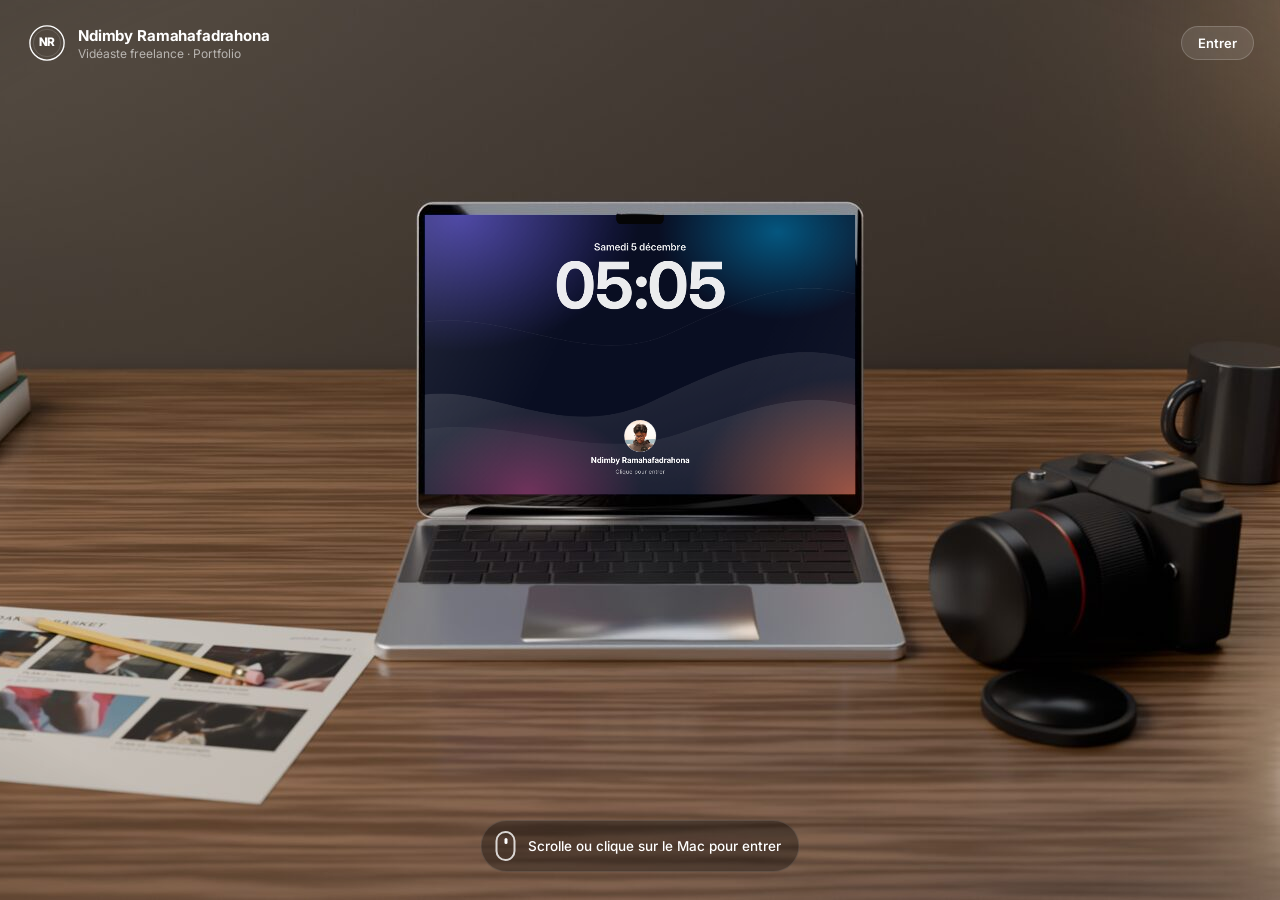
<file: portfolio/index.html>
<!DOCTYPE html>
<html lang="fr" data-theme="dark">
<head>
  <meta charset="UTF-8">
  <meta name="viewport" content="width=device-width, initial-scale=1, viewport-fit=cover">
  <title>Portfolio — Vidéaste freelance</title>
  <meta name="description" content="Portfolio vidéo et photo : clips, événementiel, sport, contenus pour les réseaux sociaux, storyboards et photographie.">
  <meta name="theme-color" content="#0b1026">
  <link rel="preconnect" href="https://fonts.googleapis.com">
  <link rel="preconnect" href="https://fonts.gstatic.com" crossorigin>
  <link href="https://fonts.googleapis.com/css2?family=Inter:wght@400;500;600;700;800&display=swap" rel="stylesheet">
  <link rel="stylesheet" href="style.css">
  <link rel="stylesheet" href="apps.css">
</head>
<body>

  <!-- ============ ARRIVÉE : le MacBook posé sur la table ============ -->
  <div id="landing" class="landing">
    <div class="ld-scene" id="ldScene">
      <img class="ld-photo" id="ldPhoto" alt="Un MacBook ouvert sur un bureau en bois, à côté d'un appareil photo, d'un storyboard et d'une tasse" decoding="async">
      <button class="ld-hit" id="ldMac" type="button" tabindex="-1" aria-hidden="true"></button>
      <div class="ld-screen" id="ldScreen" role="button" tabindex="0" aria-label="Allumer le MacBook et entrer dans le portfolio"></div>
    </div>
    <div class="ld-ui">
      <div class="ld-brand" id="ldBrand"></div>
      <button class="ld-skip" id="ldSkip" type="button">Entrer</button>
      <div class="ld-hint" id="ldHint"><span class="ld-mouse"><i></i></span><span>Scrolle ou clique sur le Mac pour entrer</span></div>
    </div>
  </div>

  <!-- ============ DÉMARRAGE ============ -->
  <div id="boot" class="boot" aria-hidden="true">
    <div class="boot-logo" id="bootLogo"></div>
    <div class="boot-bar"><span id="bootFill"></span></div>
    <div class="boot-skip">Cliquer pour passer</div>
  </div>

  <!-- ============ ÉCRAN VERROUILLÉ ============ -->
  <div id="lock" class="lock">
    <div class="lock-top">
      <div class="lock-date" id="lockDate"></div>
      <div class="lock-time" id="lockTime"></div>
    </div>
    <div class="lock-user">
      <div class="avatar" id="lockAvatar"></div>
      <div class="lock-name" id="lockName"></div>
      <button class="lock-input" id="lockBtn" aria-label="Ouvrir la session">
        <span class="lock-dots"><i></i><i></i><i></i><i></i><i></i><i></i><i></i><i></i></span>
        <span class="lock-go"></span>
      </button>
      <p class="lock-hint">Cliquez ou appuyez sur Entrée pour ouvrir la session</p>
    </div>
  </div>

  <!-- ============ BUREAU ============ -->
  <main id="desktop" class="desktop" aria-label="Bureau du portfolio">
    <div class="wallpaper" id="wallpaper">
      <svg class="waves" viewBox="0 0 1440 900" preserveAspectRatio="xMidYMid slice" aria-hidden="true">
        <defs>
          <linearGradient id="wvA" x1="0" y1="0" x2="1" y2="1"><stop offset="0" stop-color="#fff" stop-opacity=".2"/><stop offset="1" stop-color="#fff" stop-opacity="0"/></linearGradient>
          <linearGradient id="wvB" x1="1" y1="0" x2="0" y2="1"><stop offset="0" stop-color="#fff" stop-opacity=".14"/><stop offset="1" stop-color="#fff" stop-opacity="0"/></linearGradient>
        </defs>
        <path d="M-100 620C180 470 420 760 760 600S1260 380 1560 520V1000H-100Z" fill="url(#wvA)"/>
        <path d="M-100 720C260 600 520 820 860 700S1300 560 1560 660V1000H-100Z" fill="url(#wvB)"/>
        <path d="M-100 380C220 240 520 520 820 380S1240 180 1560 300" fill="none" stroke="#fff" stroke-opacity=".1" stroke-width="1.5"/>
      </svg>
    </div>

    <header class="menubar" id="menubar"></header>

    <section class="widgets" id="widgets" aria-label="Widgets"></section>
    <section class="desk-icons" id="deskIcons" aria-label="Fichiers du bureau"></section>
    <div class="select-rect" id="selectRect"></div>

    <div class="windows" id="windows"></div>
    <div class="notif-stack" id="notifs" aria-live="polite"></div>

    <nav class="dock-wrap" aria-label="Dock">
      <div class="dock glass" id="dock"></div>
    </nav>

    <div class="spotlight" id="spotlight" role="dialog" aria-label="Recherche">
      <div class="sp-box glass">
        <label class="sp-input"><span class="sp-ico"></span><input id="spInput" type="text" placeholder="Rechercher un projet, une app…" autocomplete="off" spellcheck="false"></label>
        <div class="sp-results" id="spResults"></div>
      </div>
    </div>
  </main>

  <div class="dim" id="dim"></div>

  <noscript>
    <div class="noscript">Ce portfolio a besoin de JavaScript pour s'afficher.</div>
  </noscript>

  <!-- Si le site ne démarre pas (fichier manquant, erreur), on l'affiche au lieu d'un écran vide -->
  <script>
    window.__pfErrors = [];
    window.addEventListener('error', function (e) { window.__pfErrors.push((e.message || 'Erreur') + (e.filename ? ' (' + e.filename.split('/').pop() + ', ligne ' + e.lineno + ')' : '')); });
    window.addEventListener('load', function () {
      setTimeout(function () {
        if (window.__pfReady) return;
        var files = [['config.js', typeof CONFIG !== 'undefined'], ['logos.js', typeof toolLogo === 'function'], ['core.js', typeof buildLanding === 'function'], ['apps.js', typeof openLR === 'function']];
        var miss = files.filter(function (f) { return !f[1]; }).map(function (f) { return f[0]; });
        var box = document.createElement('div');
        box.className = 'pf-fail';
        box.innerHTML = '<b>Le portfolio n\'a pas pu démarrer.</b>' +
          (miss.length ? '<p>Fichiers introuvables : <code>' + miss.join('</code>, <code>') + '</code>. Ils doivent être dans le même dossier que index.html (avec style.css, apps.css et le dossier assets).</p>' : '') +
          (window.__pfErrors.length ? '<p>Erreur : ' + window.__pfErrors.slice(0, 3).join('<br>') + '</p>' : '');
        document.body.appendChild(box);
      }, 1200);
    });
  </script>
  <script defer src="config.js"></script>
  <script defer src="logos.js"></script>
  <script defer src="core.js"></script>
  <script defer src="apps.js"></script>
</body>
</html>
</file>
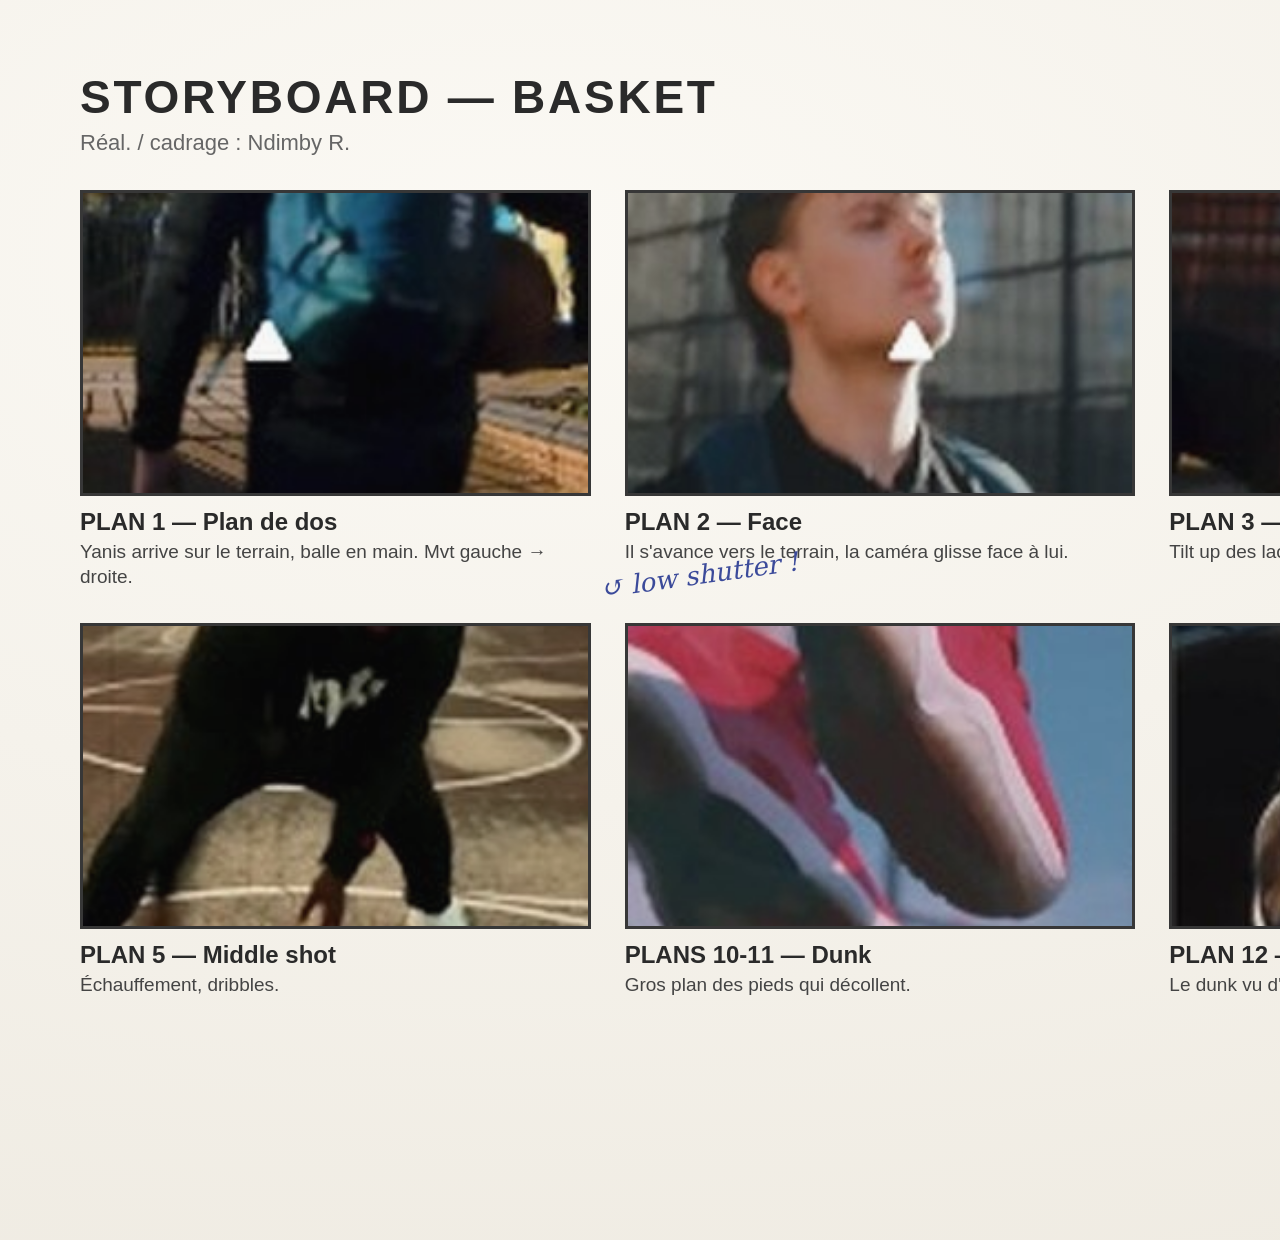
<file: portfolio/outils/arrivee-3d/feuille.html>
<!doctype html><meta charset="utf-8"><style>
html,body{margin:0;background:#f4f1ea}
.p{width:1754px;height:1240px;box-sizing:border-box;padding:70px 80px;font-family:"Liberation Sans",sans-serif;color:#2a2a2a;position:relative;
background:radial-gradient(120% 90% at 30% 20%,#fbf9f4,#efebe2)}
h1{font-size:46px;margin:0 0 6px;letter-spacing:.06em}
.sub{font-size:22px;color:#666;margin-bottom:34px;display:flex;justify-content:space-between}
.g{display:grid;grid-template-columns:repeat(3,1fr);gap:34px 40px}
.c img{width:100%;height:300px;object-fit:cover;display:block;filter:grayscale(.15) contrast(.95);border:3px solid #333}
.c b{display:block;font-size:24px;margin:12px 0 4px}
.c p{margin:0;font-size:19px;line-height:1.3;color:#444}
.hand{position:absolute;font-family:"DejaVu Serif",serif;font-style:italic;color:#3b4a9a;font-size:30px}
</style><div class="p"><h1>STORYBOARD — BASKET</h1><div class="sub"><span>Réal. / cadrage : Ndimby R.</span><span>Planche 1 / 3</span></div>
<div class="g">
<div class="c"><img src="../../assets/storyboards/basket-01.jpg"><b>PLAN 1 — Plan de dos</b><p>Yanis arrive sur le terrain, balle en main. Mvt gauche → droite.</p></div>
<div class="c"><img src="../../assets/storyboards/basket-02.jpg"><b>PLAN 2 — Face</b><p>Il s'avance vers le terrain, la caméra glisse face à lui.</p></div>
<div class="c"><img src="../../assets/storyboards/basket-03.jpg"><b>PLAN 3 — Insert lacets</b><p>Tilt up des lacets jusqu'au visage.</p></div>
<div class="c"><img src="../../assets/storyboards/basket-05.jpg"><b>PLAN 5 — Middle shot</b><p>Échauffement, dribbles.</p></div>
<div class="c"><img src="../../assets/storyboards/basket-10.jpg"><b>PLANS 10-11 — Dunk</b><p>Gros plan des pieds qui décollent.</p></div>
<div class="c"><img src="../../assets/storyboards/basket-12.jpg"><b>PLAN 12 — Contre-plongée</b><p>Le dunk vu d'en bas, couleur puis N&amp;B.</p></div>
</div>
<div class="hand" style="right:120px;top:60px;transform:rotate(-4deg)">golden hour ☀</div>
<div class="hand" style="left:600px;top:560px;transform:rotate(-8deg);font-size:26px">↺ low shutter !</div>
</div>
</file>
<file: portfolio/style.css>
/* ==================================================================
   PORTFOLIO macOS — style.css (système : bureau, fenêtres, menus, Dock)
   Optimisé : fond d'écran statique, aucun flou derrière les fenêtres,
   animations limitées à transform / opacity.
   ================================================================== */

/* ---------- Variables ---------- */
:root {
  --font: -apple-system, BlinkMacSystemFont, "SF Pro Text", "Inter", system-ui, "Segoe UI", sans-serif;
  --mono: "SF Mono", ui-monospace, Menlo, Consolas, monospace;
  --mb: 28px;
  --rw: 12px;
  --accent: #0a84ff;
  --spring: cubic-bezier(.2, .9, .3, 1.15);
  --out: cubic-bezier(.16, 1, .3, 1);
  --red: #ff453a; --orange: #ff9f0a; --green: #30d158; --violet: #9b7bff;
}
html[data-theme="dark"] {
  --text: #f5f5f7; --text-2: rgba(245,245,247,.66); --text-3: rgba(245,245,247,.42);
  --win-bg: #1e1e20; --win-border: rgba(255,255,255,.13); --side-bg: #2a2a2d; --bar-bg: #262628;
  --panel: rgba(255,255,255,.055); --panel-2: rgba(255,255,255,.1); --line: rgba(255,255,255,.09);
  --glass-bg: rgba(38,38,46,.62); --glass-border: rgba(255,255,255,.18); --hover: rgba(255,255,255,.08);
  --glass-shadow: inset 0 1px 0 rgba(255,255,255,.18), 0 12px 36px rgba(0,0,0,.35);
  --field: rgba(255,255,255,.07); --sel: #0a5fd1;
}
html[data-theme="light"] {
  --text: #1d1d1f; --text-2: rgba(29,29,31,.62); --text-3: rgba(29,29,31,.42);
  --win-bg: #ffffff; --win-border: rgba(0,0,0,.14); --side-bg: #ebebed; --bar-bg: #f6f6f6;
  --panel: rgba(0,0,0,.035); --panel-2: rgba(0,0,0,.07); --line: rgba(0,0,0,.09);
  --glass-bg: rgba(246,246,250,.72); --glass-border: rgba(255,255,255,.7); --hover: rgba(0,0,0,.05);
  --glass-shadow: inset 0 1px 0 rgba(255,255,255,.85), 0 12px 36px rgba(0,0,0,.18);
  --field: rgba(0,0,0,.05); --sel: #0a6cff;
}

/* ---------- Base ---------- */
*, *::before, *::after { box-sizing: border-box; margin: 0; padding: 0; }
html, body { height: 100%; overflow: hidden; background: #000; }
body { font-family: var(--font); color: var(--text); font-size: 13px; -webkit-font-smoothing: antialiased; user-select: none; -webkit-user-select: none; -webkit-tap-highlight-color: transparent; }
button { font: inherit; color: inherit; background: none; border: 0; cursor: default; }
input, textarea, select { font: inherit; color: inherit; user-select: text; -webkit-user-select: text; }
a { color: inherit; text-decoration: none; }
svg { display: block; }
img, video { display: block; }
.mono { font-family: var(--mono); font-variant-numeric: tabular-nums; }
.hidden { display: none !important; }
:focus-visible { outline: 2px solid var(--accent); outline-offset: 2px; }
.noscript { position: fixed; inset: 0; display: grid; place-items: center; background: #000; color: #fff; font-family: var(--font); }

/* ---------- Verre (petits éléments seulement) ---------- */
.glass {
  background: var(--glass-bg);
  -webkit-backdrop-filter: blur(20px) saturate(170%);
  backdrop-filter: blur(20px) saturate(170%);
  border: 1px solid var(--glass-border);
  box-shadow: var(--glass-shadow);
}

/* ---------- Boutons génériques ---------- */
.btn { display: inline-flex; align-items: center; justify-content: center; gap: 7px; height: 30px; padding: 0 14px; border-radius: 8px; font-size: 13px; font-weight: 600; background: var(--panel-2); color: var(--text); border: 1px solid var(--line); transition: transform .15s var(--spring), background .15s, filter .15s; cursor: pointer; white-space: nowrap; }
.btn svg { width: 15px; height: 15px; flex: none; }
.btn:hover { filter: brightness(1.12); }
.btn:active { transform: scale(.97); }
.btn:disabled { opacity: .45; pointer-events: none; }
.btn.primary { background: linear-gradient(180deg, #3d9bff, #0a6cff); color: #fff; border-color: rgba(255,255,255,.2); box-shadow: 0 2px 8px rgba(10,108,255,.3); }
.btn.sm { height: 26px; padding: 0 10px; font-size: 12px; border-radius: 7px; }

/* ==================================================================
   ARRIVÉE — le MacBook posé sur la table
   ================================================================== */
.landing { position: fixed; inset: 0; z-index: 9900; overflow: hidden; background: #0e0f13; color: #fff; touch-action: none; }
.landing.out { opacity: 0; transition: opacity .5s ease; pointer-events: none; }
.ld-scene { position: absolute; inset: 0; transform-origin: 0 0; }
.landing.zooming .ld-scene { will-change: transform; }
.ld-photo { position: absolute; left: 0; top: 0; max-width: none; transform-origin: 0 0; opacity: 0; transition: opacity .7s ease; user-select: none; -webkit-user-drag: none; pointer-events: none; }
.landing.ready .ld-photo { opacity: 1; }
/* léger vignettage, comme sur une vraie photo */
.ld-scene::after { content: ""; position: absolute; inset: -2px; pointer-events: none; background: radial-gradient(120% 95% at 50% 45%, transparent 55%, rgba(0,0,0,.45)); }
.landing.zooming .ld-scene::after { opacity: 0; }
.ld-hit { position: absolute; border: 0; padding: 0; border-radius: 12px; cursor: pointer; background: none; }
/* l'écran « vivant » est posé pile sur l'écran du rendu (transformation matrix3d) */
.ld-screen { position: absolute; left: 0; top: 0; width: 1000px; height: 649px; transform-origin: 0 0; overflow: hidden; container-type: inline-size; background: #0b1028; cursor: pointer; outline: none; opacity: 0; transition: opacity .5s ease .2s, filter .25s ease; backface-visibility: hidden; }
.landing.ready .ld-screen { opacity: 1; }
.ld-screen::before { content: ""; position: absolute; z-index: 3; left: 50%; top: 0; width: 11%; height: 3.2%; margin-left: -5.5%; border-radius: 0 0 11px 11px; background: #050506; }
.ld-screen:hover, .ld-screen:focus-visible, .ld-hit:hover ~ .ld-screen { filter: brightness(1.12); }
/* écran : réplique de l'écran verrouillé */
.lds-wp { position: absolute; inset: 0; background-size: cover; background-position: center; }
.lds-wp svg { position: absolute; inset: 0; width: 100%; height: 100%; }
.lds-lock { position: absolute; inset: 0; display: flex; flex-direction: column; align-items: center; padding-top: 60px; background: rgba(6,8,20,.28); text-align: center; }
.lds-date { font-size: 23px; font-weight: 600; opacity: .92; }
.lds-time { font-size: 150px; font-weight: 700; letter-spacing: -.04em; line-height: 1; color: rgba(255,255,255,.92); font-variant-numeric: tabular-nums; }
.lds-user { margin-top: auto; margin-bottom: 45px; display: flex; flex-direction: column; align-items: center; gap: 8px; }
.lds-av { width: 75px; height: 75px; border-radius: 50%; overflow: hidden; display: grid; place-items: center; font-size: 26px; font-weight: 800; background: linear-gradient(135deg, rgba(255,255,255,.42), rgba(255,255,255,.12)); border: 1px solid rgba(255,255,255,.4); }
.lds-av img { width: 100%; height: 100%; object-fit: cover; }
.lds-user b { font-size: 18px; } .lds-user small { font-size: 13px; opacity: .7; }
.lds-glare { position: absolute; inset: 0; background: linear-gradient(115deg, rgba(255,255,255,.1), transparent 35%, transparent 70%, rgba(255,255,255,.04)); pointer-events: none; }
/* interface */
.ld-ui { position: absolute; inset: 0; pointer-events: none; }
.ld-brand { position: absolute; left: 28px; top: 24px; display: flex; align-items: center; gap: 12px; }
.ld-mono { width: 38px; height: 38px; } .ld-mono svg { width: 100%; height: 100%; }
.ld-brand b { display: block; font-size: 15px; letter-spacing: -.01em; } .ld-brand small { font-size: 12px; opacity: .6; }
.ld-skip { position: absolute; right: 26px; top: 26px; height: 34px; padding: 0 16px; border-radius: 17px; background: rgba(255,255,255,.1); border: 1px solid rgba(255,255,255,.18); color: #fff; font-size: 13px; font-weight: 600; cursor: pointer; pointer-events: auto; }
.ld-skip:hover { background: rgba(255,255,255,.18); }
.ld-hint { position: absolute; left: 50%; bottom: 28px; transform: translateX(-50%); display: flex; align-items: center; gap: 12px; padding: 10px 18px 10px 14px; border-radius: 26px; background: rgba(0,0,0,.35); border: 1px solid rgba(255,255,255,.12); font-size: 13.5px; font-weight: 500; white-space: nowrap; animation: fadeIn 1s .8s both; }
.ld-mouse { position: relative; width: 20px; height: 30px; border-radius: 10px; border: 2px solid rgba(255,255,255,.8); }
.ld-mouse i { position: absolute; left: 50%; top: 5px; width: 3px; height: 6px; margin-left: -1.5px; border-radius: 2px; background: #fff; animation: wheelDot 1.6s ease-in-out infinite; }
@keyframes wheelDot { 0% { transform: translateY(0); opacity: 1; } 70% { transform: translateY(9px); opacity: 0; } 100% { transform: translateY(0); opacity: 0; } }
@media (max-width: 760px) { .ld-hint { font-size: 12.5px; bottom: 22px; } .ld-brand { left: 16px; top: 16px; } .ld-skip { right: 14px; top: 18px; } }

.pf-fail { position: fixed; left: 50%; top: 50%; z-index: 99999; transform: translate(-50%, -50%); width: min(520px, calc(100% - 32px)); padding: 20px 22px; border-radius: 14px; background: #1c1d22; border: 1px solid rgba(255,255,255,.14); color: #fff; font: 14px/1.5 -apple-system, system-ui, sans-serif; box-shadow: 0 20px 60px rgba(0,0,0,.5); }
.pf-fail b { font-size: 16px; } .pf-fail p { margin: 8px 0 0; color: rgba(255,255,255,.75); } .pf-fail code { color: #ffd257; }

/* ---------- Démarrage ---------- */
.boot { position: fixed; inset: 0; z-index: 9000; background: #000; color: #fff; display: flex; flex-direction: column; align-items: center; justify-content: center; gap: 56px; transition: opacity .7s ease, visibility .7s; cursor: pointer; }
.boot.done { opacity: 0; visibility: hidden; pointer-events: none; }
.boot-logo { width: 92px; height: 92px; animation: bootIn 1s var(--out) both; }
.boot-bar { width: 190px; height: 5px; border-radius: 5px; background: rgba(255,255,255,.18); overflow: hidden; animation: fadeIn .5s .3s both; }
.boot-bar span { display: block; height: 100%; width: 100%; background: #fff; border-radius: inherit; transform: scaleX(0); transform-origin: left; transition: transform .2s ease; }
.boot-skip { position: absolute; bottom: 36px; font-size: 12px; color: rgba(255,255,255,.3); animation: fadeIn 1s 1s both; }
@keyframes bootIn { from { opacity: 0; transform: scale(.88); } }
@keyframes fadeIn { from { opacity: 0; } }

/* ---------- Écran verrouillé (sans flou d'arrière-plan) ---------- */
.lock { position: fixed; inset: 0; z-index: 8000; display: flex; flex-direction: column; align-items: center; justify-content: space-between; padding: 8vh 20px 9vh; color: #fff; background: radial-gradient(120% 90% at 50% 0%, rgba(255,255,255,.08), transparent 60%), rgba(6,8,20,.32); transition: opacity .6s var(--out), transform .6s var(--out), visibility .6s; cursor: pointer; }
.lock.unlocked { opacity: 0; visibility: hidden; transform: scale(1.04); pointer-events: none; }
.lock-top { text-align: center; text-shadow: 0 2px 20px rgba(0,0,0,.2); }
.lock-date { font-size: 21px; font-weight: 600; opacity: .92; }
.lock-time { font-size: clamp(86px, 15vw, 156px); font-weight: 700; letter-spacing: -.04em; line-height: 1; margin-top: 4px; color: rgba(255,255,255,.92); font-variant-numeric: tabular-nums; }
.lock-user { display: flex; flex-direction: column; align-items: center; gap: 12px; }
.avatar { width: 76px; height: 76px; border-radius: 50%; overflow: hidden; display: grid; place-items: center; background: linear-gradient(135deg, rgba(255,255,255,.42), rgba(255,255,255,.12)); border: 1px solid rgba(255,255,255,.4); box-shadow: 0 10px 30px rgba(0,0,0,.25); font-size: 26px; font-weight: 800; letter-spacing: -.02em; }
.avatar img, .wp-av img, .ct-av img, .m-av img, .n-av img, .ks-av img { width: 100%; height: 100%; object-fit: cover; }
.lock-name { font-size: 17px; font-weight: 600; }
.lock-input { display: flex; align-items: center; justify-content: space-between; width: 210px; height: 34px; padding: 0 5px 0 14px; border-radius: 999px; background: rgba(255,255,255,.2); border: 1px solid rgba(255,255,255,.3); cursor: pointer; transition: background .2s, transform .3s var(--spring); }
.lock-input:hover { background: rgba(255,255,255,.28); transform: scale(1.03); }
.lock-dots { display: flex; gap: 5px; }
.lock-dots i { width: 6px; height: 6px; border-radius: 50%; background: #fff; opacity: .85; }
.lock.logging .lock-dots i { animation: dotIn .5s calc(var(--k, 0) * 55ms) both; }
.lock-dots i:nth-child(2) { --k: 1; } .lock-dots i:nth-child(3) { --k: 2; } .lock-dots i:nth-child(4) { --k: 3; } .lock-dots i:nth-child(5) { --k: 4; } .lock-dots i:nth-child(6) { --k: 5; } .lock-dots i:nth-child(7) { --k: 6; } .lock-dots i:nth-child(8) { --k: 7; }
@keyframes dotIn { from { opacity: 0; transform: scale(.3); } }
.lock-go { width: 24px; height: 24px; border-radius: 50%; display: grid; place-items: center; background: rgba(255,255,255,.3); }
.lock-go svg { width: 14px; height: 14px; }
.lock-hint { font-size: 12.5px; opacity: .65; }

/* ---------- Bureau & fond d'écran statique ---------- */
.desktop { position: fixed; inset: 0; overflow: hidden; }
.wallpaper { position: absolute; inset: 0; overflow: hidden; background-color: var(--wp); background-size: cover; background-position: center; }
.desktop[data-wp="aurore"] .wallpaper { --wp: #0b1028; background-image: radial-gradient(60% 70% at 8% 0%, #6a5cffcc, transparent 70%), radial-gradient(55% 60% at 100% 100%, #ff6a3dcc, transparent 70%), radial-gradient(40% 45% at 82% 6%, #00b8ff99, transparent 70%), radial-gradient(38% 42% at 24% 100%, #ff3d9a88, transparent 70%); }
.desktop[data-wp="lagon"] .wallpaper { --wp: #03141f; background-image: radial-gradient(60% 70% at 8% 0%, #00b3a4cc, transparent 70%), radial-gradient(55% 60% at 100% 100%, #0a6cffcc, transparent 70%), radial-gradient(40% 45% at 82% 6%, #5ef0d099, transparent 70%), radial-gradient(38% 42% at 24% 100%, #3b2cff88, transparent 70%); }
.desktop[data-wp="crepuscule"] .wallpaper { --wp: #1a0b1c; background-image: radial-gradient(60% 70% at 8% 0%, #ff8a3dcc, transparent 70%), radial-gradient(55% 60% at 100% 100%, #ff3d6ecc, transparent 70%), radial-gradient(40% 45% at 82% 6%, #7b3dff99, transparent 70%), radial-gradient(38% 42% at 24% 100%, #ffcc4d77, transparent 70%); }
.wallpaper.has-img { background-image: none; }
.wallpaper.has-img .waves { display: none; }
.waves { position: absolute; inset: 0; width: 100%; height: 100%; }
.dim { position: fixed; inset: 0; background: #000; opacity: 0; pointer-events: none; z-index: 9500; transition: opacity .2s; }

/* entrée en scène du bureau */
.menubar, .dock-wrap, .dicon, .wg, .sticky, .pola { opacity: 0; }
.desktop.ready .menubar { animation: mbIn .6s .1s var(--out) both; }
.desktop.ready .dock-wrap { animation: dockIn .8s .2s var(--spring) both; }
.desktop.ready .pola { animation: polaIn .7s calc(.5s + var(--i) * 90ms) var(--out) both; }
.desktop.ready .dicon { animation: iconIn .5s calc(.35s + var(--i) * 50ms) var(--spring) both; }
.desktop.ready .wg { animation: wgIn .6s calc(.25s + var(--i) * 70ms) var(--out) both; }
.desktop.ready .sticky { animation: stIn .7s .8s var(--spring) both; }
@keyframes mbIn { from { opacity: 0; transform: translateY(-100%); } to { opacity: 1; transform: none; } }
@keyframes dockIn { from { opacity: 0; transform: translateY(130%); } to { opacity: 1; transform: none; } }
@keyframes iconIn { from { opacity: 0; transform: translateY(-12px) scale(.75); } to { opacity: 1; transform: none; } }
@keyframes polaIn { from { opacity: 0; transform: translateY(-30px) rotate(calc(var(--r) * 3)) scale(1.06); } to { opacity: 1; transform: rotate(var(--r)); } }
@keyframes wgIn { from { opacity: 0; transform: scale(.92); } to { opacity: 1; transform: none; } }
@keyframes stIn { from { opacity: 0; transform: translateY(-16px) rotate(-6deg); } to { opacity: 1; transform: rotate(-1.5deg); } }

/* ---------- Barre de menus ---------- */
.menubar { position: absolute; top: 0; left: 0; right: 0; height: var(--mb); z-index: 5000; display: flex; align-items: center; justify-content: space-between; padding: 0 8px; color: #fff; font-size: 13px; font-weight: 500; text-shadow: 0 1px 6px rgba(0,0,0,.25); background: rgba(10,12,24,.28); -webkit-backdrop-filter: blur(16px) saturate(160%); backdrop-filter: blur(16px) saturate(160%); }
.mb-left, .mb-right { display: flex; align-items: center; gap: 1px; min-width: 0; }
.mb-item { height: 22px; padding: 0 9px; border-radius: 5px; display: flex; align-items: center; gap: 6px; white-space: nowrap; }
button.mb-item:hover, .mb-item.open { background: rgba(255,255,255,.2); }
.mb-brand { padding: 0 8px; } .mb-brand svg { width: 18px; height: 18px; }
.mb-app { font-weight: 700; }
.mb-page { position: relative; }
.mb-page.active { background: rgba(255,255,255,.22); }
.mb-ic svg { width: 16px; height: 16px; }
.mb-batt { gap: 5px; font-size: 12px; } .mb-batt svg { width: 24px; height: 12px; }
.mb-rec { gap: 5px; font-size: 10.5px; font-weight: 700; letter-spacing: .08em; }
.mb-rec i { width: 8px; height: 8px; border-radius: 50%; background: #ff453a; animation: rec 1.6s steps(2, jump-none) infinite; }
@keyframes rec { 50% { opacity: .25; } }
.mb-clock { font-variant-numeric: tabular-nums; white-space: pre; }

/* ---------- Menus ---------- */
.menu { position: absolute; z-index: 6000; min-width: 230px; padding: 5px; border-radius: 10px; color: var(--text); font-size: 13px; transform-origin: top left; animation: menuIn .14s var(--out); text-shadow: none; }
.menu.out { animation: menuOut .12s ease forwards; }
@keyframes menuIn { from { opacity: 0; transform: scale(.97) translateY(-3px); } }
@keyframes menuOut { to { opacity: 0; } }
.menu-item { display: flex; align-items: center; justify-content: space-between; gap: 20px; height: 24px; padding: 0 10px 0 4px; border-radius: 5px; }
.menu-item:hover { background: var(--accent); color: #fff; }
.menu-item.disabled { opacity: .38; pointer-events: none; }
.mi-l { display: flex; align-items: center; }
.mi-check { width: 18px; font-style: normal; font-size: 12px; text-align: center; }
.menu-item kbd { font-family: var(--font); font-size: 12.5px; opacity: .5; }
.menu-sep { height: 1px; margin: 4px 8px; background: var(--line); }

/* ---------- Icônes du bureau ---------- */
.desk-icons { position: absolute; inset: var(--mb) 0 0 0; z-index: 10; touch-action: manipulation; }
.dicon { position: absolute; width: 112px; display: flex; flex-direction: column; align-items: center; gap: 3px; padding: 4px; border-radius: 8px; text-align: center; touch-action: none; }
.dicon .ico { width: 62px; height: 62px; padding: 2px; border-radius: 9px; filter: drop-shadow(0 4px 6px rgba(0,0,0,.28)); transition: transform .25s var(--spring); }
.dicon .ico svg { width: 100%; height: 100%; }
.dicon:hover .ico { transform: translateY(-2px); }
.dicon .lbl { font-size: 11.5px; font-weight: 600; line-height: 1.3; color: #fff; text-shadow: 0 1px 3px rgba(0,0,0,.75); padding: 1px 5px; border-radius: 4px; max-width: 108px; overflow-wrap: anywhere; }
.dicon.selected .ico { background: rgba(255,255,255,.18); box-shadow: 0 0 0 1px rgba(255,255,255,.22); }
.dicon.selected .lbl { background: var(--sel); text-shadow: none; }
.dicon.dragging { opacity: .82; z-index: 2; will-change: transform; }
.dicon.launch .ico { animation: pop .45s var(--spring); }
@keyframes pop { 40% { transform: scale(.86); } 70% { transform: scale(1.1); } }
.select-rect { position: absolute; z-index: 11; display: none; border: 1px solid rgba(255,255,255,.6); background: rgba(255,255,255,.12); border-radius: 3px; pointer-events: none; }

/* ---------- Widgets ---------- */
.widgets { position: absolute; z-index: 12; left: 22px; top: calc(var(--mb) + 18px); width: 344px; display: grid; grid-template-columns: 164px 164px; grid-auto-rows: 164px; gap: 16px; }
.wg { position: relative; overflow: hidden; border-radius: 22px; color: #fff; text-align: left; background: rgba(22,22,30,.5); border: 1px solid rgba(255,255,255,.14); box-shadow: 0 10px 30px rgba(0,0,0,.22), inset 0 1px 0 rgba(255,255,255,.12); contain: layout paint; }
html[data-theme="light"] .wg:not(.wg-notes) { background: rgba(255,255,255,.72); color: #1d1d1f; border-color: rgba(255,255,255,.7); }
button.wg { cursor: pointer; transition: transform .25s var(--spring); }
button.wg:hover { transform: scale(1.02); }
button.wg:active { transform: scale(.98); }
.wg-m { grid-column: span 2; }

.wg-prof { padding: 16px; display: flex; flex-direction: column; gap: 10px; }
.wp-top { display: flex; align-items: center; gap: 12px; }
.wp-av { width: 54px; height: 54px; border-radius: 50%; flex: none; overflow: hidden; display: grid; place-items: center; font-size: 19px; font-weight: 800; background: linear-gradient(135deg, #8e7bff, #ff6a8a); color: #fff; box-shadow: 0 4px 14px rgba(0,0,0,.25); }
.wp-id { min-width: 0; display: flex; flex-direction: column; }
.wp-id b { font-size: 16px; letter-spacing: -.01em; }
.wp-id span { font-size: 12.5px; opacity: .8; }
.wp-id small { display: flex; align-items: center; gap: 3px; font-size: 11px; opacity: .6; margin-top: 2px; }
.wp-id small svg { width: 12px; height: 12px; }
.wp-status { display: flex; align-items: center; gap: 7px; font-size: 11.5px; font-weight: 600; opacity: .9; }
.wp-status i { width: 8px; height: 8px; border-radius: 50%; background: #30d158; box-shadow: 0 0 0 3px rgba(48,209,88,.25); flex: none; }
.wp-status span { white-space: nowrap; overflow: hidden; text-overflow: ellipsis; }
.wp-act { display: flex; gap: 8px; margin-top: auto; }
.wp-btn { flex: 1; height: 32px; display: flex; align-items: center; justify-content: center; gap: 7px; border-radius: 10px; font-size: 12.5px; font-weight: 600; background: rgba(255,255,255,.14); cursor: pointer; transition: background .15s, transform .2s var(--spring); }
html[data-theme="light"] .wp-btn { background: rgba(0,0,0,.06); }
.wp-btn:hover { background: rgba(255,255,255,.24); }
.wp-btn:active { transform: scale(.96); }
.wp-btn.primary { background: #0a84ff; color: #fff; }
.wp-btn.primary:hover { background: #2a95ff; }
.wp-btn svg { width: 14px; height: 14px; }
.wp-ic { width: 18px; height: 18px; } .wp-ic svg { width: 100%; height: 100%; }



.wg-cal { padding: 13px 13px 10px; display: flex; flex-direction: column; }
.wcal-h b { font-size: 11px; font-weight: 800; letter-spacing: .04em; color: #ff453a; }
.wcal-g { display: grid; grid-template-columns: repeat(7, 1fr); gap: 1px 0; margin-top: 6px; text-align: center; font-size: 10px; font-weight: 600; }
.wcal-g em { font-style: normal; font-size: 9px; opacity: .5; padding-bottom: 2px; }
.wcal-g span { height: 16px; line-height: 16px; border-radius: 50%; width: 16px; margin: 0 auto; }
.wcal-g .today { background: #ff453a; color: #fff; }


.wg-notes { padding: 0; display: flex; flex-direction: column; background: #fff; color: #1d1d1f; border-color: rgba(255,255,255,.6); }
html[data-theme="dark"] .wg-notes { background: #1c1c1e; color: #f5f5f7; border-color: rgba(255,255,255,.1); }
.wn-h { display: flex; align-items: center; gap: 6px; padding: 11px 12px 6px; font-size: 13px; color: #e5a200; }
.wn-ico { width: 18px; height: 18px; } .wn-ico svg { width: 100%; height: 100%; }
.wn-b { padding: 0 12px; display: flex; flex-direction: column; gap: 3px; flex: 1; min-height: 0; }
.wn-b b { font-size: 12.5px; line-height: 1.25; }
.wn-b small { font-size: 11px; line-height: 1.35; opacity: .6; display: -webkit-box; -webkit-line-clamp: 4; -webkit-box-orient: vertical; overflow: hidden; }
.wn-f { padding: 6px 12px 10px; font-size: 10.5px; font-weight: 600; opacity: .5; }

/* tirages photo posés sur le bureau (photos de moi au travail) */
.polas { position: absolute; inset: 0; z-index: 11; pointer-events: none; }
.pola { position: absolute; width: var(--pw, 190px); padding: 9px 9px 0; background: #fbfbf8; border-radius: 2px; box-shadow: 0 1px 2px rgba(0,0,0,.25), 0 14px 30px rgba(0,0,0,.32); transform: rotate(var(--r)); pointer-events: auto; cursor: pointer; touch-action: none; transition: box-shadow .2s; }
.pola:hover { box-shadow: 0 1px 2px rgba(0,0,0,.25), 0 22px 44px rgba(0,0,0,.4); }
.pola.dragging { z-index: 50 !important; will-change: transform; cursor: grabbing; }
.pola:focus-visible { outline: 3px solid var(--accent); outline-offset: 3px; }
.pola-img { aspect-ratio: 1; overflow: hidden; background: #1c1c1e; }
.pola-img img { width: 100%; height: 100%; object-fit: cover; }
.pola-ph { width: 100%; height: 100%; display: flex; flex-direction: column; align-items: center; justify-content: center; gap: 6px; color: rgba(255,255,255,.55); background: repeating-linear-gradient(135deg, #26262a 0 10px, #2d2d32 10px 20px); }
.pola-ph svg { width: 30%; height: auto; }
.pola-ph small { font-size: 11px; font-weight: 600; letter-spacing: .02em; }
.pola figcaption { height: 38px; display: flex; align-items: center; justify-content: center; font-family: "Marker Felt", "Segoe Print", "Comic Sans MS", var(--font); font-size: 15px; color: #33302a; white-space: nowrap; overflow: hidden; }
.pola figcaption.long { font-size: 12.5px; letter-spacing: -.01em; }

/* pense-bête (Stickies) */
.sticky { position: absolute; z-index: 12; left: 392px; top: calc(var(--mb) + 26px); width: 214px; padding: 0 16px 14px; background: linear-gradient(180deg, #fff7a8, #fdec6f); color: #3b3104; font-family: "Marker Felt", "Comic Sans MS", "Segoe Print", var(--font); font-size: 14.5px; line-height: 1.35; box-shadow: 0 14px 30px rgba(0,0,0,.28); transform: rotate(-1.5deg); border-radius: 2px; }
.sticky p + p { margin-top: 7px; }
.sticky a { text-decoration: underline; color: #0b5bd3; }
.st-bar { height: 20px; margin: 0 -16px 8px; background: rgba(0,0,0,.06); display: flex; align-items: center; padding: 0 6px; cursor: grab; touch-action: none; }
.st-x { width: 12px; height: 12px; display: grid; place-items: center; border: 1px solid rgba(0,0,0,.3); background: rgba(255,255,255,.4); cursor: pointer; }
.st-x svg { width: 8px; height: 8px; }
.st-sign { text-align: right; font-size: 15px; }

/* ---------- Dock ---------- */
.dock-wrap { position: absolute; left: 0; right: 0; bottom: 6px; z-index: 4000; display: flex; justify-content: center; pointer-events: none; }
.dock { position: relative; pointer-events: auto; display: flex; align-items: flex-end; gap: 5px; height: 68px; padding: 8px 9px; border-radius: 22px; }
.dock-item { position: relative; width: var(--s, 50px); height: var(--s, 50px); flex: none; display: flex; align-items: flex-end; justify-content: center; transition: width .1s ease-out, height .1s ease-out; cursor: pointer; }
.dock-item .ico { width: 100%; height: 100%; filter: drop-shadow(0 3px 5px rgba(0,0,0,.3)); }
.dock-item .ico svg { width: 100%; height: 100%; }
.dock-item:active .ico { filter: drop-shadow(0 3px 5px rgba(0,0,0,.3)) brightness(.7); }
.dock-item .dot { position: absolute; bottom: -6px; left: 50%; width: 4px; height: 4px; margin-left: -2px; border-radius: 50%; background: rgba(255,255,255,.9); opacity: 0; transition: opacity .3s; }
html[data-theme="light"] .dock-item .dot { background: rgba(0,0,0,.7); }
.dock-item.running .dot { opacity: 1; }
.dock-item .tip { position: absolute; bottom: calc(100% + 12px); left: 50%; transform: translate(-50%, 4px); white-space: nowrap; padding: 4px 10px; border-radius: 7px; font-size: 12.5px; font-weight: 500; color: var(--text); background: var(--bar-bg); border: 1px solid var(--win-border); box-shadow: 0 4px 14px rgba(0,0,0,.25); opacity: 0; pointer-events: none; transition: .15s var(--out); }
.dock-item:hover .tip { opacity: 1; transform: translate(-50%, 0); }
.dock-item.bounce .ico { animation: bounce .7s ease infinite; }
@keyframes bounce { 0%, 100% { transform: translateY(0); } 35% { transform: translateY(-22px); } 55% { transform: translateY(0); } 72% { transform: translateY(-6px); } 86% { transform: translateY(0); } }
.dock-sep { width: 1px; height: 44px; align-self: center; margin: 0 4px; background: rgba(255,255,255,.28); }
html[data-theme="light"] .dock-sep { background: rgba(0,0,0,.18); }

/* ---------- Notifications ---------- */
.notif-stack { position: absolute; top: calc(var(--mb) + 10px); right: 12px; z-index: 6500; display: flex; flex-direction: column; gap: 10px; width: min(350px, calc(100vw - 24px)); pointer-events: none; }
.notif { position: relative; overflow: hidden; display: flex; gap: 11px; padding: 11px 32px 13px 11px; border-radius: 18px; color: var(--text); pointer-events: auto; cursor: pointer; animation: notifIn .5s var(--spring); }
.notif.out { animation: notifOut .38s var(--out) forwards; }
@keyframes notifIn { from { opacity: 0; transform: translateX(110%); } }
@keyframes notifOut { to { opacity: 0; transform: translateX(110%); } }
.n-ico { width: 38px; height: 38px; flex: none; } .n-ico svg { width: 100%; height: 100%; }
.n-txt { min-width: 0; }
.n-head { display: flex; justify-content: space-between; gap: 10px; font-size: 11px; color: var(--text-2); text-transform: uppercase; letter-spacing: .04em; }
.n-head span { text-transform: none; letter-spacing: 0; }
.n-title { font-size: 13px; font-weight: 700; margin-top: 2px; }
.n-body { font-size: 12.5px; color: var(--text-2); line-height: 1.35; margin-top: 1px; }
.n-x { position: absolute; top: 8px; right: 8px; width: 20px; height: 20px; border-radius: 50%; display: grid; place-items: center; background: var(--panel-2); opacity: 0; transition: opacity .2s; cursor: pointer; }
.n-x svg { width: 11px; height: 11px; }
.notif:hover .n-x { opacity: 1; }
.n-timer { position: absolute; left: 14px; right: 14px; bottom: 5px; height: 2px; border-radius: 2px; background: var(--accent); transform-origin: left; animation: timer linear forwards; opacity: .7; }
.notif:hover .n-timer { animation-play-state: paused; }
@keyframes timer { from { transform: scaleX(1); } to { transform: scaleX(0); } }

/* ---------- Écrans de démarrage des logiciels ---------- */
.splash { position: absolute; left: 50%; top: 45%; z-index: 6800; width: min(520px, 90vw); height: 300px; padding: 28px; border-radius: 12px; overflow: hidden; display: flex; flex-direction: column; gap: 6px; color: #fff; transform: translate(-50%, -50%); box-shadow: 0 30px 80px rgba(0,0,0,.55); animation: splashIn .35s var(--out); }
.splash.out { animation: splashOut .3s var(--out) forwards; }
@keyframes splashIn { from { opacity: 0; transform: translate(-50%, -48%) scale(.97); } }
@keyframes splashOut { to { opacity: 0; } }
.splash > * { position: relative; }
.sp-art { position: absolute; inset: 0; }
.sp-logo { width: 54px; height: 54px; } .sp-logo svg { width: 100%; height: 100%; }
.sp-name { font-size: 22px; font-weight: 700; letter-spacing: -.01em; margin-top: 8px; }
.sp-status { font-size: 12px; opacity: .7; margin-top: auto; height: 16px; }
.sp-bar { height: 3px; border-radius: 3px; background: rgba(255,255,255,.18); overflow: hidden; }
.sp-bar i { display: block; height: 100%; background: currentColor; transform: scaleX(0); transform-origin: left; transition: transform .2s ease; }
.sp-legal { font-size: 10px; opacity: .45; }
.sp-adobe.sp-ae { background: #00005b; } .sp-adobe.sp-ae .sp-art { background: radial-gradient(80% 90% at 85% 20%, #9999ff88, transparent 60%), radial-gradient(70% 80% at 70% 100%, #d291ff66, transparent 60%), linear-gradient(135deg, #00005b, #1b0a5e); }
.sp-adobe.sp-ae .sp-bar i { color: #9999ff; }
.sp-adobe.sp-ps { background: #001e36; } .sp-adobe.sp-ps .sp-art { background: radial-gradient(80% 90% at 85% 20%, #31a8ff88, transparent 60%), radial-gradient(70% 80% at 70% 100%, #00e0ff55, transparent 60%), linear-gradient(135deg, #001e36, #002b52); }
.sp-adobe.sp-ps .sp-bar i { color: #31a8ff; }
.sp-resolve { background: #17181b; align-items: center; justify-content: center; text-align: center; }
.sp-resolve .sp-art { background: radial-gradient(60% 70% at 50% 30%, #2d3038, transparent 70%); }
.sp-resolve .sp-logo { width: 84px; height: 84px; }
.sp-resolve .sp-status, .sp-resolve .sp-bar { width: 70%; margin-top: 18px; } .sp-resolve .sp-status { margin-top: 26px; }
.sp-resolve .sp-bar i { color: #f2f2f2; }
.sp-canva { background: linear-gradient(135deg, #00c4cc, #7d2ae8); align-items: center; justify-content: center; text-align: center; }
.sp-canva .sp-logo { width: 90px; height: 90px; }
.sp-canva .sp-status, .sp-canva .sp-bar { width: 60%; }

/* ---------- Centre de contrôle ---------- */
.cc { position: absolute; z-index: 6600; top: calc(var(--mb) + 6px); right: 8px; width: 316px; padding: 12px; border-radius: 22px; display: flex; flex-direction: column; gap: 10px; color: var(--text); opacity: 0; visibility: hidden; transform: scale(.97) translateY(-6px); transform-origin: top right; transition: .2s var(--out); }
.cc.open { opacity: 1; visibility: visible; transform: none; }
.cc-row { display: grid; grid-template-columns: 1.15fr 1fr; gap: 10px; }
.cc-tile { background: var(--panel-2); border: 1px solid var(--line); border-radius: 16px; padding: 10px; }
.cc-net { display: flex; flex-direction: column; gap: 8px; }
.cc-round { display: flex; align-items: center; gap: 8px; text-align: left; cursor: pointer; }
.cc-round svg { width: 28px; height: 28px; padding: 6px; border-radius: 50%; background: var(--panel-2); flex: none; }
.cc-round.on svg { background: var(--accent); color: #fff; }
.cc-round b { display: block; font-size: 12px; } .cc-round small { font-size: 11px; color: var(--text-2); }
.cc-col { display: flex; flex-direction: column; gap: 10px; }
.cc-toggle { flex: 1; display: flex; flex-direction: column; align-items: flex-start; justify-content: space-between; gap: 6px; text-align: left; cursor: pointer; font-size: 12px; }
.cc-ic { width: 28px; height: 28px; border-radius: 50%; display: grid; place-items: center; background: var(--panel-2); }
.cc-ic svg { width: 15px; height: 15px; }
.cc-toggle.on .cc-ic { background: var(--accent); color: #fff; }
.cc-slider b, .cc-wp b { display: block; font-size: 12px; margin-bottom: 7px; }
.slider { position: relative; display: flex; align-items: center; height: 24px; }
.slider svg { position: absolute; left: 7px; width: 14px; height: 14px; color: #444; z-index: 1; pointer-events: none; }
.slider input { width: 100%; height: 24px; -webkit-appearance: none; appearance: none; border-radius: 999px; background: rgba(255,255,255,.18); overflow: hidden; cursor: pointer; }
html[data-theme="light"] .slider input { background: rgba(0,0,0,.08); }
.slider input::-webkit-slider-thumb { -webkit-appearance: none; width: 24px; height: 24px; border-radius: 50%; background: #fff; box-shadow: -400px 0 0 388px #fff, 0 1px 4px rgba(0,0,0,.3); }
.slider input::-moz-range-thumb { width: 24px; height: 24px; border: 0; border-radius: 50%; background: #fff; }
.slider input::-moz-range-progress { height: 24px; background: #fff; }
.cc-swatches { display: flex; gap: 8px; }
.sw { flex: 1; height: 42px; border-radius: 10px; display: flex; align-items: flex-end; padding: 5px 7px; font-size: 10.5px; font-weight: 600; color: #fff; cursor: pointer; box-shadow: inset 0 0 0 1px rgba(255,255,255,.2); }
.sw.on { box-shadow: 0 0 0 2px var(--accent), inset 0 0 0 1px rgba(255,255,255,.3); }
.sw-aurore { background: radial-gradient(circle at 20% 20%, #6a5cff, transparent 60%), radial-gradient(circle at 80% 90%, #ff6a3d, transparent 60%), #0b1028; }
.sw-lagon { background: radial-gradient(circle at 20% 20%, #00b3a4, transparent 60%), radial-gradient(circle at 80% 90%, #0a6cff, transparent 60%), #03141f; }
.sw-crepuscule { background: radial-gradient(circle at 20% 20%, #ff8a3d, transparent 60%), radial-gradient(circle at 80% 90%, #7b3dff, transparent 60%), #1a0b1c; }
.cc-now { display: flex; align-items: center; gap: 10px; }
.cc-art { width: 42px; height: 42px; border-radius: 9px; overflow: hidden; flex: none; }
.cc-nowt { flex: 1; min-width: 0; } .cc-nowt b { display: block; font-size: 13px; } .cc-nowt small { font-size: 11.5px; color: var(--text-2); }
.cc-play { width: 30px; height: 30px; border-radius: 50%; display: grid; place-items: center; background: var(--panel-2); cursor: pointer; }
.cc-play svg { width: 14px; height: 14px; }

/* ---------- Spotlight ---------- */
.spotlight { position: absolute; inset: 0; z-index: 7000; display: none; justify-content: center; align-items: flex-start; padding: 16vh 16px 0; }
.spotlight.open { display: flex; }
.sp-box { width: min(640px, 100%); border-radius: 22px; overflow: hidden; color: var(--text); animation: spIn .25s var(--spring); }
@keyframes spIn { from { opacity: 0; transform: scale(.96) translateY(-8px); } }
.sp-input { display: flex; align-items: center; gap: 12px; padding: 14px 18px; }
.sp-ico svg { width: 22px; height: 22px; opacity: .6; }
.sp-input input { flex: 1; border: 0; outline: 0; background: none; font-size: 21px; }
.sp-input input::placeholder { color: var(--text-3); }
.sp-results { border-top: 1px solid var(--line); max-height: 52vh; overflow: auto; padding: 6px; }
.sp-h { padding: 6px 10px 4px; font-size: 11px; font-weight: 700; color: var(--text-3); text-transform: uppercase; letter-spacing: .06em; }
.sp-row { width: 100%; display: flex; align-items: center; gap: 12px; padding: 6px 10px; border-radius: 10px; text-align: left; cursor: pointer; }
.sp-row.active { background: var(--accent); color: #fff; }
.sp-ri { width: 30px; height: 30px; flex: none; display: grid; place-items: center; }
.sp-ri > svg { width: 100%; height: 100%; }
.sp-ri > svg[stroke] { width: 20px; height: 20px; }
.sp-rl { flex: 1; min-width: 0; } .sp-rl b { display: block; font-size: 14px; font-weight: 600; } .sp-rl small { font-size: 12px; opacity: .65; }
.sp-row kbd { font-family: var(--font); opacity: 0; } .sp-row.active kbd { opacity: .8; }
.sp-empty { padding: 18px; text-align: center; color: var(--text-2); }

/* ==================================================================
   FENÊTRES (opaques : pas de flou d'arrière-plan = fluide)
   ================================================================== */
.windows { position: absolute; inset: 0; z-index: 100; pointer-events: none; }
.win { position: absolute; pointer-events: auto; display: flex; flex-direction: column; border-radius: var(--rw); overflow: hidden; color: var(--text); background: var(--win-bg); border: 1px solid var(--win-border); box-shadow: 0 0 0 .5px rgba(0,0,0,.45), 0 22px 56px rgba(0,0,0,.42), 0 6px 16px rgba(0,0,0,.2); contain: layout paint style; }
.win:not(.focused) { box-shadow: 0 0 0 .5px rgba(0,0,0,.35), 0 12px 32px rgba(0,0,0,.26); }
.win:not(.focused) .tl button { background: rgba(140,140,150,.45) !important; box-shadow: none; }
.win:not(.focused) .tl svg { display: none; }
.win.dragging, .win.resizing { will-change: transform; }
.win.dragging iframe, .win.resizing iframe { pointer-events: none; }
.win.anim-geom { transition: left .4s var(--out), top .4s var(--out), width .4s var(--out), height .4s var(--out); }
.win.maxed { border-radius: 10px; }
.win-titlebar { position: relative; height: 30px; flex: none; display: flex; align-items: center; padding: 0 12px; background: var(--bar-bg); border-bottom: 1px solid var(--line); touch-action: none; }
.tl { position: relative; z-index: 2; display: flex; gap: 8px; flex: none; }
.tl button { width: 12px; height: 12px; border-radius: 50%; display: grid; place-items: center; cursor: pointer; box-shadow: inset 0 0 0 .5px rgba(0,0,0,.25); }
.tl .c { background: #ff5f57; } .tl .m { background: #febc2e; } .tl .f { background: #28c840; }
.tl svg { width: 8px; height: 8px; opacity: 0; }
.tl:hover svg { opacity: 1; }
.tl button:active { filter: brightness(.8); }
.win-title { position: absolute; left: 50%; transform: translateX(-50%); max-width: 60%; overflow: hidden; text-overflow: ellipsis; white-space: nowrap; font-size: 13px; font-weight: 600; color: var(--text-2); pointer-events: none; }
.win.focused .win-title { color: var(--text); }
.win-body { position: relative; flex: 1; min-height: 0; display: flex; }
.win-body > * { flex: 1; min-width: 0; }
.win-resize { position: absolute; right: 0; bottom: 0; width: 16px; height: 16px; cursor: nwse-resize; z-index: 30; touch-action: none; }
.tl-slot { display: flex; align-items: center; flex: none; }

/* variantes */
.win-dark { --text: #f5f5f7; --text-2: rgba(245,245,247,.66); --text-3: rgba(245,245,247,.42); --panel: rgba(255,255,255,.05); --panel-2: rgba(255,255,255,.1); --line: rgba(255,255,255,.08); --hover: rgba(255,255,255,.08); --field: rgba(255,255,255,.07); --bar-bg: #2a2a2c; --win-bg: #1c1c1e; --side-bg: #262628; background: var(--win-bg); border-color: rgba(255,255,255,.12); }
.win-light { --text: #1d1d1f; --text-2: rgba(29,29,31,.62); --text-3: rgba(29,29,31,.42); --panel: rgba(0,0,0,.035); --panel-2: rgba(0,0,0,.07); --line: rgba(0,0,0,.09); --hover: rgba(0,0,0,.05); --field: rgba(0,0,0,.05); --bar-bg: #f6f6f6; --win-bg: #fff; --side-bg: #ebebed; background: var(--win-bg); border-color: rgba(0,0,0,.18); }

/* ---------- Affiches générées ---------- */
.poster { position: relative; width: 100%; height: 100%; overflow: hidden; container-type: inline-size; background: radial-gradient(120% 90% at 15% 10%, var(--c1), transparent 60%), linear-gradient(135deg, var(--c1), var(--c2)); }
.poster.has-img { background: #111; }
.poster.has-img img { width: 100%; height: 100%; object-fit: cover; }
.po-orb { position: absolute; width: 70%; aspect-ratio: 1; right: -18%; top: -30%; border-radius: 50%; background: radial-gradient(circle, rgba(255,255,255,.38), transparent 62%); }
.po-txt { position: absolute; left: 7%; right: 7%; bottom: 13%; color: #fff; font-weight: 800; font-size: 26px; font-size: clamp(10px, 11cqw, 72px); line-height: .95; letter-spacing: -.03em; text-transform: uppercase; text-shadow: 0 2px 16px rgba(0,0,0,.25); overflow-wrap: anywhere; }
.po-sub { position: absolute; left: 7%; bottom: 6%; color: rgba(255,255,255,.75); font-size: 11px; font-size: clamp(6px, 4cqw, 15px); font-weight: 600; letter-spacing: .04em; text-transform: uppercase; white-space: nowrap; }

/* ---------- Responsive ---------- */
@media (max-height: 560px) { .widgets > :nth-child(n+3) { display: none; } }
@media (max-width: 1180px) { .sticky { display: none; } }
@media (max-width: 960px) { .widgets > :nth-child(n+3) { display: none; } }
@media (max-width: 760px) {
  .mb-menu, .mb-hide { display: none; }
  .mb-app { display: none; }
  .menubar { font-size: 13px; padding: 0 4px; }
  .mb-item { padding: 0 7px; }
  .win { left: 6px !important; top: calc(var(--mb) + 6px) !important; width: calc(100vw - 12px) !important; height: calc(100% - var(--mb) - 90px) !important; }
  .win-resize { display: none; }
  .widgets { left: 10px; right: 10px; top: calc(var(--mb) + 10px); width: auto; grid-template-columns: 1fr; grid-auto-rows: auto; gap: 10px; }
  .widgets > :nth-child(n+2) { display: none; }
  .wg-m { grid-column: auto; }
  .wg-prof { padding: 12px 14px; }
  .dock-wrap { bottom: 6px; padding: 0 6px; }
  .dock { height: 58px; gap: 3px; padding: 7px; max-width: 100%; overflow-x: auto; scrollbar-width: none; }
  .dock::-webkit-scrollbar { display: none; }
  .dock-item { --s: 40px !important; }
  .dock-item .tip { display: none; }
  .dock-sep { height: 34px; margin: 0 2px; }
  .dicon { width: 84px; } .dicon .lbl { max-width: 82px; font-size: 11px; } .dicon .ico { width: 52px; height: 52px; }
  .notif-stack { right: 6px; width: calc(100vw - 12px); }
  .cc { right: 6px; left: 6px; width: auto; }
  .splash { height: 240px; }
}
@media (prefers-reduced-motion: reduce) {
  *, *::before, *::after { animation-duration: .01ms !important; animation-iteration-count: 1 !important; transition-duration: .01ms !important; }
}
@media print {
  body * { visibility: hidden; }
  .pv-page, .pv-page * { visibility: visible; }
  .pv-page { position: fixed; left: 0; top: 0; width: 100%; box-shadow: none; }
}
</file>
<file: portfolio/apps.css>
/* ==================================================================
   PORTFOLIO macOS — apps.css (interfaces des applications)
   ================================================================== */

.btn-ico { width: 18px; height: 18px; flex: none; } .btn-ico svg { width: 100%; height: 100%; }
.hp { position: absolute; left: -9999px; width: 1px; height: 1px; opacity: 0; }
.win.chrome-none .win-body { height: 100%; }

/* ==================================================================
   FINDER
   ================================================================== */
.fd { display: flex; min-height: 0; background: var(--win-bg); }
.fd-side { width: 196px; flex: none; display: flex; flex-direction: column; background: var(--side-bg); border-right: 1px solid var(--line); }
.fd-side-top { height: 52px; flex: none; display: flex; align-items: center; padding: 0 18px; }
.fd-side-scroll { flex: 1; overflow: auto; padding: 0 10px 12px; }
.fd-h { padding: 12px 8px 4px; font-size: 11px; font-weight: 700; color: var(--text-3); }
.fd-link { width: 100%; display: flex; align-items: center; gap: 8px; height: 28px; padding: 0 8px; border-radius: 6px; text-align: left; font-size: 13px; cursor: pointer; }
.fd-link:hover { background: var(--hover); }
.fd-link.active { background: var(--panel-2); }
.fd-i { width: 18px; height: 18px; flex: none; display: grid; place-items: center; color: var(--accent); }
.fd-i svg { width: 17px; height: 17px; }
.fd-i.app svg { width: 18px; height: 18px; }
.fd-l { flex: 1; white-space: nowrap; overflow: hidden; text-overflow: ellipsis; }
.fd-tag { width: 11px; height: 11px; border-radius: 50%; margin: 0 4px 0 3px; flex: none; }
.fd-main { flex: 1; min-width: 0; display: flex; flex-direction: column; }
.fd-bar { height: 52px; flex: none; display: flex; align-items: center; gap: 10px; padding: 0 12px 0 10px; border-bottom: 1px solid var(--line); background: var(--win-bg); }
.fd-mtl { display: none; margin-right: 6px; }
.fd-nav { display: flex; gap: 2px; }
.fd-nav button, .fd-tb, .fd-seg button { width: 30px; height: 28px; display: grid; place-items: center; border-radius: 6px; color: var(--text-2); cursor: pointer; }
.fd-nav button svg { width: 18px; height: 18px; }
.fd-nav button:hover, .fd-tb:hover, .fd-seg button:hover { background: var(--hover); color: var(--text); }
.fd-nav button:disabled { opacity: .3; pointer-events: none; }
.fd-title { flex: 1; min-width: 0; font-size: 15px; font-weight: 700; white-space: nowrap; overflow: hidden; text-overflow: ellipsis; }
.fd-tools { display: flex; align-items: center; gap: 4px; }
.fd-seg { display: flex; padding: 1px; border-radius: 7px; background: var(--panel); }
.fd-seg button { width: 30px; height: 24px; }
.fd-seg button svg, .fd-tb svg { width: 16px; height: 16px; }
.fd-seg button.active { background: var(--panel-2); color: var(--text); }
.fd-search { display: flex; align-items: center; gap: 5px; height: 28px; width: 170px; padding: 0 9px; margin-left: 4px; border-radius: 7px; background: var(--field); }
.fd-search svg { width: 14px; height: 14px; opacity: .5; flex: none; }
.fd-search input { flex: 1; min-width: 0; border: 0; outline: 0; background: none; font-size: 13px; }
.fd-chips { display: none; }
.fd-content { flex: 1; min-height: 0; overflow: auto; padding: 14px; outline: none; }
.fd-content.grid { display: grid; grid-template-columns: repeat(auto-fill, minmax(150px, 1fr)); gap: 20px 12px; align-content: start; }
.fd-item { display: flex; flex-direction: column; align-items: center; gap: 6px; padding: 4px; border-radius: 8px; cursor: default; outline: none; animation: itemIn .35s var(--out) both; }
@keyframes itemIn { from { opacity: 0; transform: translateY(8px); } }
.fd-th { position: relative; width: 100%; aspect-ratio: 16 / 10; border-radius: 6px; overflow: hidden; box-shadow: 0 3px 10px rgba(0,0,0,.2), 0 0 0 1px rgba(0,0,0,.08); }
.fd-item.sel .fd-th { box-shadow: 0 0 0 3px var(--panel-2), 0 0 0 1px rgba(0,0,0,.1); outline: 3px solid rgba(127,127,127,.35); outline-offset: 2px; }
.fd-item.sel .fd-name { background: var(--sel); color: #fff; }
.fd-item:focus-visible .fd-th { outline: 2px solid var(--accent); outline-offset: 2px; }
.fd-th .po-txt { font-size: 14px; font-size: 9cqw; right: 26%; }
.fd-dur { position: absolute; right: 6px; bottom: 6px; padding: 1px 6px; border-radius: 5px; font-size: 10.5px; color: #fff; background: rgba(0,0,0,.55); }
.fd-fav { position: absolute; top: 6px; right: 6px; } .fd-fav svg { width: 15px; height: 15px; fill: #ff375f; stroke: #fff; }
.fd-name { max-width: 100%; display: flex; align-items: center; gap: 5px; padding: 1px 6px; border-radius: 4px; font-size: 12px; font-weight: 500; overflow: hidden; }
.fd-tagdot { width: 8px; height: 8px; border-radius: 50%; flex: none; background: #ff9f0a; }
.fd-tagdot.scolaire { background: #0a84ff; }
.fd-name { white-space: nowrap; text-overflow: ellipsis; }
.fd-empty { grid-column: 1 / -1; display: flex; flex-direction: column; align-items: center; gap: 10px; padding: 60px 20px; color: var(--text-3); }
.fd-empty svg { width: 34px; height: 34px; }
.fd-content.list { padding: 0 0 10px; display: flex; flex-direction: column; }
.fd-row { display: grid; grid-template-columns: minmax(0, 2.6fr) 70px 90px minmax(0, 1.2fr); align-items: center; gap: 10px; flex-direction: row; padding: 3px 14px; font-size: 13px; border-radius: 0; animation: none; }
.fd-row > span { white-space: nowrap; overflow: hidden; text-overflow: ellipsis; }
.fd-row:nth-child(even):not(.fd-head) { background: var(--panel); }
.fd-row.sel { background: var(--sel) !important; color: #fff; }
.fd-head { position: sticky; top: 0; z-index: 1; font-size: 11.5px; font-weight: 600; color: var(--text-2); background: var(--win-bg); border-bottom: 1px solid var(--line); height: 28px; }
.fr-name { display: flex; align-items: center; gap: 8px; }
.fr-th { width: 30px; height: 20px; border-radius: 3px; overflow: hidden; flex: none; }
.fr-n { overflow: hidden; text-overflow: ellipsis; }
.fd-content.gallery { padding: 0; display: flex; }
.fg { flex: 1; display: flex; flex-direction: column; min-height: 0; min-width: 0; }
.fg-stage { flex: 1; min-height: 0; min-width: 0; display: flex; }
.fg-one { flex: 1; min-width: 0; padding: 18px; display: flex; align-items: center; justify-content: center; animation: none; background: var(--panel); }
.fg-prev { width: 100%; max-height: 100%; aspect-ratio: 16 / 10; border-radius: 8px; overflow: hidden; box-shadow: 0 10px 30px rgba(0,0,0,.3); }
.fg-info { width: 270px; flex: none; overflow: auto; padding: 16px; border-left: 1px solid var(--line); display: flex; flex-direction: column; gap: 10px; }
.fg-head { display: flex; align-items: center; gap: 10px; }
.fg-ico { width: 40px; height: 40px; flex: none; } .fg-ico svg { width: 100%; height: 100%; }
.fg-head b { display: block; font-size: 14px; } .fg-head small { font-size: 11.5px; color: var(--text-2); }
.fg-h { font-size: 12px; font-weight: 700; color: var(--text-2); border-bottom: 1px solid var(--line); padding-bottom: 4px; }
.fg-dl { display: grid; gap: 5px; font-size: 12px; }
.fg-dl div { display: grid; grid-template-columns: 70px 1fr; gap: 8px; }
.fg-dl dt { color: var(--text-3); text-align: right; }
.fg-desc { font-size: 12.5px; line-height: 1.5; color: var(--text-2); }
.fg-tags { display: flex; flex-wrap: wrap; gap: 5px; }
.fg-tags span { padding: 2px 8px; border-radius: 999px; font-size: 11px; background: var(--panel-2); }
.fg-act { display: flex; flex-direction: column; gap: 6px; margin-top: auto; }
.fg-strip { flex: none; height: 74px; display: flex; gap: 8px; padding: 10px 14px; overflow-x: auto; border-top: 1px solid var(--line); }
.fg-th { flex: none; width: 86px; height: 100%; border-radius: 5px; overflow: hidden; opacity: .6; cursor: pointer; }
.fg-th.on { opacity: 1; outline: 2px solid var(--accent); outline-offset: 1px; }
.fd-path { flex: none; height: 26px; display: flex; align-items: center; gap: 12px; padding: 0 12px; border-top: 1px solid var(--line); font-size: 11px; color: var(--text-2); background: var(--win-bg); }
.fd-crumbs { flex: 1; min-width: 0; white-space: nowrap; overflow: hidden; text-overflow: ellipsis; }
.fd-crumbs i { font-style: normal; opacity: .5; margin: 0 2px; }

/* les blocs des panneaux à défilement ne doivent pas s'écraser */
.cva-panel > *, .ct-card > *, .fg-info > *, .ps-pbody > *, .kn-nav > *, .ct-form > *:not(.grow):not(.cf-done) { flex-shrink: 0; }

/* ==================================================================
   COUP D'ŒIL
   ================================================================== */
.ql { display: flex; flex-direction: column; background: #111; }
.ql-media { flex: 1; min-height: 0; display: flex; align-items: center; justify-content: center; background: #000; }
.ql-media video, .ql-media iframe, .ql-media img, .ql-media .poster { width: 100%; height: 100%; border: 0; object-fit: contain; }
.ql-bar { flex: none; display: flex; align-items: center; justify-content: space-between; gap: 12px; padding: 8px 12px; font-size: 12.5px; color: var(--text-2); }

/* ==================================================================
   COMMUN : Viewer + capture de timeline
   ================================================================== */
.vx { width: 100%; height: 100%; display: block; object-fit: contain; background: #000; }
.vx-embed iframe { width: 100%; height: 100%; border: 0; }
.vx-fake .poster { width: 100%; height: 100%; }
.cap { position: absolute; inset: 0; overflow: auto; background: #1b1b1b; }
.cap-in { position: relative; cursor: crosshair; }
.cap-in img, .cap-in video { width: 100%; height: auto; display: block; }
.cap-ph { position: absolute; top: 0; bottom: 0; left: 0; width: 2px; margin-left: -1px; background: #ff3b30; box-shadow: 0 0 6px rgba(255,59,48,.6); pointer-events: none; }
.cap-ph::before { content: ""; position: absolute; top: 0; left: -5px; border: 6px solid transparent; border-top: 8px solid #ff3b30; }

/* carte de rendu */
.render-card { position: absolute; z-index: 40; right: 16px; bottom: 56px; width: min(360px, calc(100% - 32px)); padding: 14px; border-radius: 12px; color: #f5f5f7; background: #2c2c30; border: 1px solid rgba(255,255,255,.14); box-shadow: 0 20px 50px rgba(0,0,0,.55); animation: rcIn .35s var(--spring); display: flex; flex-direction: column; gap: 10px; }
@keyframes rcIn { from { opacity: 0; transform: translateY(14px); } }
.rc-top { display: flex; justify-content: space-between; align-items: center; font-size: 13px; }
.rc-x { width: 22px; height: 22px; border-radius: 50%; display: grid; place-items: center; background: rgba(255,255,255,.1); cursor: pointer; } .rc-x svg { width: 12px; height: 12px; }
.rc-file { display: flex; align-items: center; gap: 8px; font-size: 12px; } .rc-file svg { width: 16px; height: 16px; color: var(--orange); } .rc-file em { margin-left: auto; font-style: normal; font-size: 10.5px; color: rgba(255,255,255,.45); }
.rc-bar { height: 6px; border-radius: 6px; background: rgba(255,255,255,.1); overflow: hidden; }
.rc-bar i { display: block; height: 100%; background: linear-gradient(90deg, #ff8a3d, #ffd166); transform: scaleX(0); transform-origin: left; transition: transform .12s linear; }
.ae .rc-bar i { background: linear-gradient(90deg, #6f6fff, #c9b5ff); }
.render-card.done .rc-bar i { background: #30d158; }
.rc-stats { display: grid; grid-template-columns: auto 1fr auto; gap: 12px; font-size: 11px; color: rgba(255,255,255,.6); }
.rc-p { color: #fff; font-weight: 600; }

/* ==================================================================
   DAVINCI RESOLVE
   ================================================================== */
.win-rv { --rv-bg: #1c1c1c; --rv-pnl: #282828; --rv-hd: #2f2f2f; --rv-line: #111; --rv-tx: #c8c8c8; --rv-tx2: #8b8b8b; --rv-red: #ff3a30; background: var(--rv-bg); }
.win-rv .win-titlebar, .win-ae .win-titlebar { background: #2a2a2a; border-bottom-color: #111; }
.rv { display: flex; flex-direction: column; min-height: 0; background: var(--rv-line); color: var(--rv-tx); font-size: 11.5px; gap: 1px; position: relative; }
.rv-bar { flex: none; height: 34px; display: flex; align-items: center; justify-content: space-between; gap: 8px; padding: 0 8px; background: var(--rv-pnl); }
.rv-bar-l, .rv-bar-r { display: flex; align-items: center; gap: 2px; min-width: 0; }
.rv-tb { display: flex; align-items: center; gap: 6px; height: 26px; padding: 0 8px; border-radius: 4px; color: var(--rv-tx2); white-space: nowrap; cursor: pointer; }
.rv-tb svg { width: 15px; height: 15px; flex: none; }
.rv-tb:hover { color: #e6e6e6; }
.rv-tb.on { color: #f0f0f0; }
.rv-tb.on svg { color: #f0f0f0; }
.rv-proj { flex: 1; min-width: 0; text-align: center; white-space: nowrap; overflow: hidden; text-overflow: ellipsis; color: #e2e2e2; font-size: 12.5px; }
.rv-proj b { font-weight: 600; } .rv-proj span { margin-left: 8px; color: var(--rv-tx2); font-size: 11px; }
.rv-main { flex: 1.15; min-height: 0; display: grid; grid-template-columns: 290px minmax(0, 1fr) 300px; gap: 1px; }
.rv.no-pool .rv-main { grid-template-columns: minmax(0, 1fr) 300px; }
.rv.no-pool .rv-pool { display: none; }
.rv-pnl { background: var(--rv-pnl); min-width: 0; min-height: 0; display: flex; flex-direction: column; position: relative; }
.rv-phd { flex: none; height: 28px; display: flex; align-items: center; justify-content: space-between; gap: 8px; padding: 0 10px; background: var(--rv-hd); color: #d9d9d9; font-size: 11.5px; border-bottom: 1px solid #1e1e1e; white-space: nowrap; }
.rv-phd-ic { display: flex; gap: 8px; color: var(--rv-tx2); } .rv-phd-ic svg { width: 14px; height: 14px; }
.rv-phd svg { width: 12px; height: 12px; display: inline-block; vertical-align: -2px; }
.rv-pool-in { flex: 1; min-height: 0; display: flex; }
.rv-bins { width: 96px; flex: none; padding: 6px 0; border-right: 1px solid #1f1f1f; overflow: hidden; }
.rv-bin { display: flex; align-items: center; gap: 3px; padding: 4px 8px; font-size: 11px; color: var(--rv-tx2); white-space: nowrap; }
.rv-bin svg { width: 11px; height: 11px; }
.rv-bin.on { background: #3a3a3a; color: #eee; }
.rv-bin.sub { padding-left: 22px; }
.rv-bin.hd { margin-top: 10px; font-weight: 600; color: #a9a9a9; }
.rv-clips { flex: 1; min-width: 0; overflow: auto; padding: 8px; display: grid; grid-template-columns: repeat(auto-fill, minmax(84px, 1fr)); gap: 10px 8px; align-content: start; }
.rv-clip { display: flex; flex-direction: column; gap: 4px; text-align: left; cursor: pointer; min-width: 0; }
.rv-cth { position: relative; aspect-ratio: 16 / 9; border-radius: 2px; overflow: hidden; outline: 1px solid #3a3a3a; }
.rv-cth span { position: absolute; left: 3px; bottom: 2px; font-size: 9.5px; color: #fff; text-shadow: 0 1px 2px #000; }
.rv-clip.on .rv-cth { outline: 2px solid #e6a336; }
.rv-cn { font-size: 10.5px; color: var(--rv-tx); white-space: nowrap; overflow: hidden; text-overflow: ellipsis; }
.rv-clip.on .rv-cn { color: #f2b14b; }
.rv-view { background: #1f1f1f; }
.rv-zoom, .rv-tlname { display: flex; align-items: center; gap: 4px; }
.rv-tlname { flex: 1; justify-content: center; color: #e6e6e6; }
.rv-vtc { color: #f2f2f2; font-size: 12px; }
.rv-screen { position: relative; flex: 1; min-height: 0; background: #111; display: flex; align-items: center; justify-content: center; padding: 10px; cursor: pointer; }
.rv-frame { position: relative; width: 100%; height: 100%; }
.rv-frame .vx { position: absolute; inset: 0; }
.rv-msg { position: absolute; left: 50%; top: 14px; transform: translate(-50%, -6px); padding: 6px 12px; border-radius: 4px; background: rgba(40,40,40,.92); border: 1px solid #444; color: #ddd; font-size: 11.5px; opacity: 0; pointer-events: none; transition: .2s; white-space: nowrap; }
.rv-msg.on { opacity: 1; transform: translate(-50%, 0); }
.rv-jog { flex: none; height: 12px; padding: 0 10px; background: #1f1f1f; display: flex; align-items: center; }
.rv-jog-tr { position: relative; flex: 1; height: 4px; background: #3b3b3b; border-radius: 2px; cursor: pointer; touch-action: none; }
.rv-jog-tr::before { content: ""; position: absolute; inset: -6px 0; }
.rv-jog-ph { position: absolute; top: -4px; left: 0; width: 2px; height: 12px; margin-left: -1px; background: var(--rv-red); }
.rv-trans { flex: none; height: 34px; display: flex; align-items: center; justify-content: space-between; gap: 10px; padding: 0 10px; background: #1f1f1f; }
.rv-tr-l { font-size: 11px; color: var(--rv-tx2); width: 90px; }
.rv-tr-r { width: 90px; display: flex; justify-content: flex-end; color: var(--rv-tx2); } .rv-tr-r svg { width: 16px; height: 16px; }
.rv-tr-c { display: flex; align-items: center; gap: 4px; }
.rv-tr-c button { width: 26px; height: 24px; display: grid; place-items: center; color: #bdbdbd; border-radius: 3px; cursor: pointer; }
.rv-tr-c button svg { width: 15px; height: 15px; }
.rv-tr-c button:hover { background: #333; color: #fff; }
.rv-tr-c button.on { color: #f2b14b; }
.rv-tr-c .rv-play { color: #fff; }
.rv-side-in { flex: 1; min-height: 0; overflow: auto; padding: 0 0 10px; }
.rv-mtop { display: flex; gap: 10px; padding: 10px; border-bottom: 1px solid #1f1f1f; }
.rv-mth { width: 92px; aspect-ratio: 16 / 9; flex: none; overflow: hidden; outline: 1px solid #3a3a3a; }
.rv-mtop b { display: block; font-size: 12px; color: #eee; word-break: break-all; }
.rv-mtop small { display: block; font-size: 10.5px; color: var(--rv-tx2); margin-top: 2px; }
.rv-mg { border-bottom: 1px solid #1f1f1f; }
.rv-mgh, .rv-igh { display: flex; align-items: center; gap: 4px; padding: 7px 10px; font-weight: 600; color: #ddd; background: #2c2c2c; }
.rv-mgh svg, .rv-igh svg { width: 11px; height: 11px; }
.rv-mr { display: grid; grid-template-columns: 92px 1fr; gap: 8px; padding: 5px 10px; }
.rv-mr span { color: var(--rv-tx2); text-align: right; }
.rv-mr p { color: #dedede; line-height: 1.4; }
.rv-kw { display: flex; flex-wrap: wrap; gap: 4px; }
.rv-kw i { font-style: normal; padding: 1px 6px; border-radius: 3px; background: #3a3a3a; font-size: 10.5px; }
.rv-mfoot { padding: 10px; }
.rv-btn { height: 26px; padding: 0 12px; border-radius: 4px; background: #3a3a3a; color: #e6e6e6; font-size: 11.5px; cursor: pointer; display: inline-flex; align-items: center; gap: 6px; border: 1px solid #4a4a4a; }
.rv-btn svg { width: 13px; height: 13px; }
.rv-btn:hover { background: #454545; }
.rv-btn.primary { background: #e57e2e; border-color: #f0904a; color: #fff; }
.rv-itabs { display: flex; gap: 2px; padding: 6px 8px; border-bottom: 1px solid #1f1f1f; overflow: hidden; }
.rv-itabs span { padding: 3px 7px; border-radius: 3px; color: var(--rv-tx2); white-space: nowrap; }
.rv-itabs span.on { background: #3a3a3a; color: #eee; }
.rv-ir { display: grid; grid-template-columns: 100px 1fr auto auto; align-items: center; gap: 6px; padding: 5px 10px; }
.rv-ir span { color: var(--rv-tx2); }
.rv-ir em { font-style: normal; color: #ddd; font-size: 11px; }
.rv-sl { height: 3px; border-radius: 2px; background: #3b3b3b; position: relative; }
.rv-sl b { position: absolute; left: 0; top: 0; bottom: 0; background: #6b6b6b; border-radius: 2px; }
.rv-tl { flex: 1; min-height: 140px; background: #1f1f1f; }
.rv-tlbar { flex: none; height: 32px; display: flex; align-items: center; gap: 12px; padding: 0 10px; background: var(--rv-pnl); border-bottom: 1px solid #161616; }
.rv-tltc { color: #ff5a3c; font-size: 16px; font-weight: 500; letter-spacing: .02em; min-width: 108px; }
.rv-tools { flex: 1; display: flex; justify-content: center; gap: 14px; }
.rv-tools .g { display: flex; gap: 1px; }
.rv-tools button { width: 26px; height: 22px; display: grid; place-items: center; color: #9a9a9a; border-radius: 3px; cursor: pointer; }
.rv-tools button svg { width: 15px; height: 15px; }
.rv-tools button.on { color: #f2b14b; background: #333; }
.rv-tlz { display: flex; align-items: center; gap: 6px; color: #8b8b8b; } .rv-tlz svg { width: 12px; height: 12px; }
.rv-tlz i { width: 70px; height: 3px; background: #3b3b3b; position: relative; border-radius: 2px; } .rv-tlz i b { position: absolute; left: 40%; top: -4px; width: 10px; height: 10px; border-radius: 50%; background: #9a9a9a; }
.rv-tlbody { position: relative; flex: 1; min-height: 0; }
.rv-gen { position: absolute; inset: 0; display: flex; overflow: hidden; }
.rv-heads { width: 156px; flex: none; background: #232323; border-right: 1px solid #111; display: flex; flex-direction: column; }
.rv-hruler { height: 26px; flex: none; border-bottom: 1px solid #111; }
.rv-hd { flex: 1; display: flex; align-items: center; gap: 6px; padding: 0 8px; border-bottom: 1px solid #111; min-height: 0; }
.rv-hd b { padding: 1px 4px; border-radius: 2px; font-size: 10px; background: #3b4f6f; color: #fff; }
.rv-hd.a b { background: #3a5f40; }
.rv-hd span { flex: 1; font-size: 11px; color: #d2d2d2; white-space: nowrap; overflow: hidden; }
.rv-hd em { font-style: normal; font-size: 10px; color: var(--rv-tx2); }
.rv-hd i { display: flex; gap: 3px; color: #7a7a7a; } .rv-hd i svg { width: 12px; height: 12px; }
.rv-hd u { text-decoration: none; font-size: 9.5px; padding: 0 3px; border: 1px solid #4a4a4a; border-radius: 2px; }
.rv-lanes { position: relative; flex: 1; min-width: 0; display: flex; flex-direction: column; cursor: text; touch-action: none; }
.rv-ruler { position: relative; height: 26px; flex: none; border-bottom: 1px solid #111; background: repeating-linear-gradient(90deg, #3a3a3a 0 1px, transparent 1px 12px) bottom / 100% 5px no-repeat, #262626; }
.rv-ruler span { position: absolute; top: 4px; padding-left: 4px; border-left: 1px solid #555; font-size: 9.5px; color: #9a9a9a; font-family: var(--mono); height: 21px; }
.rv-lane { position: relative; flex: 1; min-height: 0; border-bottom: 1px solid #111; }
.rv-blk { position: absolute; top: 3px; bottom: 3px; border-radius: 2px; overflow: hidden; border: 1px solid rgba(0,0,0,.5); }
.rv-blk span { position: relative; z-index: 1; display: block; padding: 2px 5px; font-size: 9.5px; color: #fff; white-space: nowrap; overflow: hidden; text-overflow: ellipsis; text-shadow: 0 1px 1px rgba(0,0,0,.6); }
.rv-blk.vid { background: #4a6d9d; }
.rv-blk.vid i { position: absolute; left: 0; right: 0; top: 16px; bottom: 0; background: linear-gradient(90deg, var(--c1), var(--c2)); opacity: .75; }
.rv-blk.ttl { background: #8a5ab4; top: 25%; bottom: 25%; }
.rv-blk.aud { background: #3b6e46; color: #8fd99a; }
.rv-blk.aud svg { position: absolute; left: 0; right: 0; bottom: 0; top: 14px; width: 100%; height: calc(100% - 14px); }
.rv-blk.mus { background: #36643f; }
.rv-head { position: absolute; top: 0; bottom: 0; left: 0; width: 1px; background: var(--rv-red); pointer-events: none; z-index: 3; }
.rv-head i { position: absolute; top: 0; left: -6px; width: 13px; height: 14px; background: var(--rv-red); clip-path: polygon(0 0, 100% 0, 100% 60%, 50% 100%, 0 60%); }
.rv-cap { background: #1f1f1f; }
.rv-pages { flex: none; height: 46px; display: flex; align-items: center; gap: 10px; padding: 0 12px; background: #1c1c1c; }
.rv-brand { width: 190px; display: flex; align-items: center; gap: 8px; color: #bdbdbd; font-size: 12px; white-space: nowrap; }
.rv-brand svg { width: 22px; height: 22px; }
.rv-pg { flex: 1; display: flex; justify-content: center; gap: 20px; }
.rv-pg button { display: flex; flex-direction: column; align-items: center; gap: 2px; color: #7d7d7d; font-size: 10px; cursor: pointer; min-width: 44px; }
.rv-pg button svg { width: 20px; height: 20px; }
.rv-pg button:hover { color: #bdbdbd; }
.rv-pg button.on { color: #f0f0f0; }
.rv-pg-r { width: 190px; display: flex; justify-content: flex-end; gap: 12px; color: #8b8b8b; } .rv-pg-r svg { width: 18px; height: 18px; }
/* pages */
.rv-render, .rv-queue, .rv-nodes, .rv-color { display: none; }
.rv.pg-deliver .rv-pool, .rv.pg-deliver .rv-side { display: none; }
.rv.pg-deliver .rv-render, .rv.pg-deliver .rv-queue { display: flex; }
.rv.pg-color .rv-main { grid-template-columns: minmax(0, 1fr) 300px; }
.rv.pg-color .rv-pool, .rv.pg-color .rv-side, .rv.pg-color .rv-tl { display: none; }
.rv.pg-color .rv-nodes, .rv.pg-color .rv-color { display: flex; }
.rv-presets { display: flex; gap: 4px; padding: 8px; overflow-x: auto; border-bottom: 1px solid #1f1f1f; }
.rv-presets span { flex: none; width: 62px; display: flex; flex-direction: column; align-items: center; gap: 4px; padding: 6px 2px; border-radius: 3px; color: #9a9a9a; text-align: center; }
.rv-presets span svg { width: 22px; height: 22px; }
.rv-presets b { font-weight: 400; font-size: 9.5px; }
.rv-presets span.on { background: #3a3a3a; color: #eee; }
.rv-form { padding: 10px; display: flex; flex-direction: column; gap: 9px; overflow: auto; }
.rv-form label { display: flex; flex-direction: column; gap: 4px; color: var(--rv-tx2); }
.rv-form input, .rv-form select { height: 24px; padding: 0 7px; border-radius: 3px; border: 1px solid #3c3c3c; background: #1c1c1c; color: #ddd; font-size: 11.5px; outline: none; }
.rv-row2 { display: grid; grid-template-columns: 1fr 1fr; gap: 8px; }
.rv-jobs { flex: 1; overflow: auto; padding: 8px; display: flex; flex-direction: column; gap: 6px; }
.rv-nojob { color: var(--rv-tx2); text-align: center; padding: 30px 10px; }
.rv-job { padding: 8px; border-radius: 3px; background: #333; display: flex; flex-direction: column; gap: 2px; border-left: 3px solid #e57e2e; }
.rv-job.done { border-left-color: #30d158; }
.rv-job small { color: var(--rv-tx2); }
.rv-qfoot { padding: 8px; display: flex; justify-content: flex-end; border-top: 1px solid #1f1f1f; }
.rv-graph { position: relative; flex: 1; background: radial-gradient(circle, #2f2f2f 1px, transparent 1px) 0 0 / 14px 14px, #232323; }
.rv-wires { position: absolute; left: 0; right: 0; top: 50%; height: 120px; width: 100%; transform: translateY(-50%); }
.rv-node { position: absolute; top: 50%; left: 24%; width: 26%; transform: translateY(-50%); background: #3a3a3a; border: 1px solid #555; border-radius: 4px; padding: 3px; z-index: 1; }
.rv-node.n2 { left: 62%; }
.rv-nth { aspect-ratio: 16 / 9; overflow: hidden; }
.rv-node b { display: block; font-size: 10px; font-weight: 400; padding-top: 2px; color: #ddd; }
.rv-in, .rv-out { position: absolute; top: 50%; width: 10px; height: 10px; margin-top: -5px; background: #62c26b; border-radius: 2px; }
.rv-in { left: 4%; } .rv-out { right: 3%; }
.rv-color { flex: 1; min-height: 180px; }
.rv-cbars { display: flex; gap: 18px; padding: 8px 12px; color: var(--rv-tx2); font-size: 10.5px; flex-wrap: wrap; }
.rv-cbars b { color: #ddd; font-weight: 400; margin-left: 4px; }
.rv-wheels { flex: 1; display: flex; justify-content: space-around; align-items: center; padding: 6px 12px 12px; gap: 10px; }
.rv-wheel { display: flex; flex-direction: column; align-items: center; gap: 6px; color: #cfcfcf; font-size: 11px; }
.rv-wh { position: relative; width: 108px; height: 108px; border-radius: 50%; background: radial-gradient(circle, #2a2a2a 54%, transparent 55%), conic-gradient(from 90deg, #ff4b4b, #ffd84b, #4bff6b, #4bd9ff, #4b6bff, #ff4bd9, #ff4b4b); box-shadow: inset 0 0 0 1px #111; }
.rv-wh i { position: absolute; left: 50%; top: 50%; width: 8px; height: 8px; margin: -4px 0 0 -4px; border-radius: 50%; border: 1.5px solid #fff; }
.rv-whv { display: flex; gap: 6px; font-size: 10px; } .rv-whv b { font-weight: 400; color: #ddd; }
.rv-wheel em { font-style: normal; font-size: 9.5px; color: #777; letter-spacing: .3em; }

/* ==================================================================
   AFTER EFFECTS
   ================================================================== */
.win-ae { background: #0c0c0c; }
.ae { --ae-pnl: #232323; --ae-tab: #1d1d1d; --ae-tx: #c4c4c4; --ae-tx2: #8a8a8a; --ae-blue: #2d8ceb; display: flex; flex-direction: column; gap: 3px; padding: 0 3px 3px; background: #0c0c0c; color: var(--ae-tx); font-size: 11.5px; min-height: 0; position: relative; }
.ae-toolbar { flex: none; height: 36px; display: flex; align-items: center; gap: 8px; padding: 0 8px; background: var(--ae-pnl); margin: 0 -3px; }
.ae-tg { display: flex; gap: 1px; padding-right: 8px; border-right: 1px solid #333; }
.ae-tg:last-of-type { border-right: 0; }
.ae-toolbar button { width: 26px; height: 24px; display: grid; place-items: center; color: #b8b8b8; border-radius: 3px; cursor: pointer; }
.ae-toolbar button svg { width: 15px; height: 15px; }
.ae-toolbar button:hover { background: #343434; }
.ae-toolbar button.on { background: #3e3e3e; color: var(--ae-blue); }
.ae-sp { flex: 1; }
.ae-ws { display: flex; gap: 12px; color: #9a9a9a; white-space: nowrap; overflow: hidden; }
.ae-ws b { font-weight: 400; cursor: pointer; } .ae-ws b.on { color: var(--ae-blue); } .ae-ws em { font-style: normal; }
.ae-help svg { width: 15px; height: 15px; }
.ae-main { flex: 1.2; min-height: 0; display: grid; grid-template-columns: 250px minmax(0, 1fr) 232px; gap: 3px; }
.ae-pnl { background: var(--ae-pnl); border-radius: 4px; display: flex; flex-direction: column; min-width: 0; min-height: 0; overflow: hidden; }
.ae-comp, .ae-tl { box-shadow: inset 0 0 0 1px var(--ae-blue); }
.ae-tabs { flex: none; height: 28px; display: flex; align-items: center; gap: 14px; padding: 0 10px; background: var(--ae-tab); color: var(--ae-tx2); white-space: nowrap; overflow: hidden; }
.ae-tabs span { display: flex; align-items: center; gap: 5px; cursor: pointer; }
.ae-tabs span svg { width: 13px; height: 13px; }
.ae-tabs span.on { color: #e6e6e6; }
.ae-tabs i { font-style: normal; color: #666; }
.ae-tabs b { font-weight: 400; }
.ae-pprev { display: flex; gap: 10px; padding: 8px; }
.ae-pth { width: 78px; aspect-ratio: 16 / 9; flex: none; overflow: hidden; }
.ae-pinfo { min-width: 0; display: flex; flex-direction: column; gap: 1px; }
.ae-pinfo b { font-weight: 500; color: #e6e6e6; } .ae-pinfo small { font-size: 10.5px; color: var(--ae-tx2); }
.ae-search { display: flex; align-items: center; gap: 5px; height: 22px; margin: 0 8px 6px; padding: 0 6px; border-radius: 3px; background: #1a1a1a; border: 1px solid #333; }
.ae-search svg { width: 12px; height: 12px; opacity: .6; } .ae-search input { flex: 1; min-width: 0; background: none; border: 0; outline: 0; font-size: 11px; }
.ae-ptable { flex: 1; overflow: auto; }
.ae-prow { width: 100%; display: grid; grid-template-columns: minmax(0, 1.6fr) 1fr 48px 34px; gap: 6px; align-items: center; padding: 3px 8px; text-align: left; font-size: 11px; color: var(--ae-tx); }
.ae-prow span { display: flex; align-items: center; gap: 5px; white-space: nowrap; overflow: hidden; }
.ae-prow svg { width: 14px; height: 14px; flex: none; }
.ae-prow.hd { color: var(--ae-tx2); border-bottom: 1px solid #333; }
.ae-prow.comp { cursor: pointer; }
.ae-prow.on { background: #3d4f6a; color: #fff; }
.ae-pfoot { flex: none; display: flex; align-items: center; justify-content: space-between; padding: 4px 8px; border-top: 1px solid #333; color: var(--ae-tx2); }
.ae-pfoot span { display: flex; gap: 8px; } .ae-pfoot svg { width: 13px; height: 13px; }
.ae-crumb { flex: none; padding: 3px 10px; font-size: 11px; color: #ddd; border-bottom: 1px solid #1a1a1a; }
.ae-crumb span { padding: 1px 8px; border-radius: 3px; background: #3a3a3a; }
.ae-stage { position: relative; flex: 1; min-height: 0; background: #191919; display: flex; align-items: center; justify-content: center; padding: 14px; cursor: pointer; }
.ae-frame { position: relative; width: 100%; height: 100%; }
.ae-frame .vx { position: absolute; inset: 0; }
.ae-cbar { flex: none; height: 26px; display: flex; align-items: center; gap: 14px; padding: 0 10px; color: var(--ae-tx2); font-size: 10.5px; border-top: 1px solid #1a1a1a; white-space: nowrap; overflow: hidden; }
.ae-cbar svg { width: 13px; height: 13px; }
.ae-ctc { color: var(--ae-blue); }
.ae-cplay { margin-left: auto; cursor: pointer; color: #ddd; }
.ae-right { overflow: auto; }
.ae-acc { border-bottom: 1px solid #1a1a1a; }
.ae-acc.grow { flex: 1; min-height: 0; display: flex; flex-direction: column; }
.ae-acch { height: 24px; display: flex; align-items: center; gap: 6px; padding: 0 10px; background: var(--ae-tab); color: #cfcfcf; cursor: pointer; }
.ae-acch::before { content: "▸"; font-size: 9px; color: #777; }
.ae-acch.on::before { content: "▾"; }
.ae-acch:not(.on) + .ae-accb { display: none; }
.ae-info { display: grid; grid-template-columns: 22px 1fr 22px 1fr; gap: 2px 4px; padding: 8px 10px; font-size: 10.5px; color: var(--ae-tx2); }
.ae-info b { font-weight: 400; color: #ddd; }
.ae-prev { display: flex; justify-content: center; gap: 4px; padding: 8px; }
.ae-prev button { width: 28px; height: 24px; display: grid; place-items: center; border-radius: 3px; color: #ccc; cursor: pointer; }
.ae-prev button:hover { background: #343434; }
.ae-prev button svg { width: 14px; height: 14px; }
.ae-fx { flex: 1; overflow: auto; padding-top: 6px; }
.ae-fx > div { display: flex; align-items: center; gap: 4px; padding: 2px 10px; font-size: 11px; color: var(--ae-tx); white-space: nowrap; }
.ae-fx > div svg { width: 9px; height: 9px; color: #777; }
.ae-tl { flex: 1; min-height: 150px; }
.ae-tlbody { position: relative; flex: 1; min-height: 0; }
.ae-gen { position: absolute; inset: 0; display: flex; overflow: hidden; }
.ae-left { width: 46%; max-width: 560px; min-width: 300px; flex: none; display: flex; flex-direction: column; border-right: 1px solid #111; overflow: hidden; }
.ae-lh { flex: none; height: 38px; display: flex; align-items: center; gap: 10px; padding: 0 8px; border-bottom: 1px solid #1a1a1a; }
.ae-tc { color: var(--ae-blue); font-size: 17px; letter-spacing: .02em; }
.ae-fr { font-size: 10px; color: var(--ae-tx2); }
.ae-ls { margin-left: auto; display: flex; align-items: center; gap: 4px; height: 20px; width: 120px; padding: 0 6px; border-radius: 3px; background: #1a1a1a; border: 1px solid #333; }
.ae-ls svg { width: 11px; height: 11px; opacity: .6; } .ae-ls input { width: 100%; background: none; border: 0; outline: 0; font-size: 10.5px; }
.ae-cols, .ae-ly { flex: none; height: 22px; display: grid; grid-template-columns: 34px 12px 20px minmax(0, 1fr) 46px 72px 92px; align-items: center; gap: 4px; padding: 0 6px; font-size: 10.5px; white-space: nowrap; }
.ae-cols { color: var(--ae-tx2); border-bottom: 1px solid #1a1a1a; }
.ae-ly { border-bottom: 1px solid #1c1c1c; color: #ccc; }
.ae-ly:nth-child(odd) { background: #262626; }
.c-av { display: flex; gap: 3px; } .c-av svg { width: 13px; height: 13px; }
.c-lbl { width: 10px; height: 10px; border-radius: 1px; }
.c-num { text-align: center; color: var(--ae-tx2); }
.c-name { display: flex; align-items: center; gap: 5px; overflow: hidden; text-overflow: ellipsis; }
.c-ic { flex: none; width: 13px; height: 13px; font-style: normal; } .c-ic svg { width: 100%; height: 100%; }
.c-mode, .c-par { display: flex; align-items: center; gap: 3px; color: #bbb; overflow: hidden; }
.c-mode svg, .c-par svg { width: 9px; height: 9px; }
.c-sw { color: #888; }
.ae-rgt { position: relative; flex: 1; min-width: 0; display: flex; flex-direction: column; cursor: text; touch-action: none; }
.ae-ruler { position: relative; flex: none; height: 60px; border-bottom: 1px solid #1a1a1a; background: repeating-linear-gradient(90deg, #444 0 1px, transparent 1px 10px) bottom / 100% 5px no-repeat; }
.ae-wa { position: absolute; left: 0; right: 0; top: 4px; height: 8px; background: #4b5363; border-radius: 1px; }
.ae-ruler span { position: absolute; bottom: 7px; transform: translateX(-50%); font-size: 9.5px; color: #9a9a9a; font-family: var(--mono); }
.ae-lr { position: relative; flex: none; height: 22px; border-bottom: 1px solid #1c1c1c; }
.ae-lr:nth-child(odd) { background: #262626; }
.ae-bar { position: absolute; top: 3px; bottom: 3px; background: var(--c); border: 1px solid rgba(0,0,0,.4); background: color-mix(in srgb, var(--c) 55%, #2a2a2a); border: 1px solid color-mix(in srgb, var(--c) 80%, #000); border-radius: 1px; }
.ae-kf { position: absolute; top: 50%; width: 8px; height: 8px; margin: -4px 0 0 -4px; background: #e8e8e8; transform: rotate(45deg); box-shadow: 0 0 0 1px #000; }
.ae-cti { position: absolute; top: 0; bottom: 0; left: 0; width: 1px; background: var(--ae-blue); pointer-events: none; z-index: 2; }
.ae-cti i { position: absolute; top: 14px; left: -6px; width: 13px; height: 16px; background: var(--ae-blue); clip-path: polygon(0 0, 100% 0, 100% 60%, 50% 100%, 0 60%); }
.ae-cap { background: #232323; }
.ae-rq { flex: 1; overflow: auto; padding: 10px; }
.ae-rqh { display: flex; align-items: center; justify-content: space-between; padding-bottom: 8px; border-bottom: 1px solid #333; }
.ae-rbtn { height: 24px; padding: 0 16px; border-radius: 12px; background: var(--ae-blue); color: #fff; cursor: pointer; }
.ae-rqrow { display: grid; grid-template-columns: 60px 1fr 140px; gap: 8px; padding: 5px 4px; border-bottom: 1px solid #2c2c2c; }
.ae-rqrow.hd { color: var(--ae-tx2); }
.ae-rqo { padding: 8px 4px; color: var(--ae-tx2); } .ae-rqo u { color: #e8a33d; text-decoration: none; }
/* animation de composition (projets sans vidéo) */
.ca { position: absolute; inset: 0; overflow: hidden; background: #0b0b14; }
.ca * { animation-play-state: paused !important; }
.ca-bg { position: absolute; inset: 0; background: radial-gradient(80% 90% at 20% 20%, var(--c1), transparent 60%), radial-gradient(70% 80% at 85% 85%, var(--c2), transparent 60%), #0b0b14; opacity: .85; }
.ca-ring { position: absolute; left: 50%; top: 50%; width: 46%; aspect-ratio: 1; margin: -23% 0 0 -23%; border-radius: 50%; border: 2px dashed rgba(255,255,255,.35); animation: caSpin 6s linear infinite; animation-delay: var(--t); }
.ca-circle { position: absolute; left: 50%; top: 50%; width: 26%; aspect-ratio: 1; margin: -13% 0 0 -13%; border-radius: 50%; background: radial-gradient(circle at 35% 30%, #fff, var(--c1) 60%, var(--c2)); animation: caPop 6s cubic-bezier(.2,.9,.3,1.2) infinite; animation-delay: var(--t); }
.ca-bar { position: absolute; left: 18%; right: 18%; bottom: 26%; height: 4px; border-radius: 2px; background: #fff; transform-origin: left; animation: caBar 6s cubic-bezier(.7,0,.2,1) infinite; animation-delay: var(--t); }
.ca-title { position: absolute; left: 0; right: 0; top: 50%; transform: translateY(-50%); display: flex; justify-content: center; font-weight: 900; font-size: 40px; font-size: clamp(18px, 7cqw, 64px); letter-spacing: .02em; color: #fff; container-type: normal; }
.ae-frame, .rv-frame { container-type: inline-size; }
.ca-title span { display: inline-block; animation: caLetter 6s cubic-bezier(.2,.9,.3,1.2) infinite; animation-delay: calc(var(--t) + var(--i) * 60ms); }
.ca-sub { position: absolute; left: 0; right: 0; bottom: 16%; text-align: center; font-size: 12px; font-size: clamp(9px, 2.2cqw, 18px); letter-spacing: .3em; text-transform: uppercase; color: rgba(255,255,255,.8); animation: caFade 6s ease infinite; animation-delay: var(--t); }
.ca-parts i { position: absolute; left: var(--x); top: var(--y); width: var(--s); height: var(--s); border-radius: 50%; background: #fff; opacity: 0; animation: caPart 6s ease-out infinite; animation-delay: calc(var(--t) + var(--d)); }
@keyframes caSpin { to { transform: rotate(360deg); } }
@keyframes caPop { 0% { transform: scale(0); } 18%, 80% { transform: scale(1); } 100% { transform: scale(0); } }
@keyframes caBar { 0%, 20% { transform: scaleX(0); } 45%, 85% { transform: scaleX(1); } 100% { transform: scaleX(0); } }
@keyframes caLetter { 0%, 12% { opacity: 0; transform: translateY(60%); } 28%, 86% { opacity: 1; transform: none; } 100% { opacity: 0; transform: translateY(-40%); } }
@keyframes caFade { 0%, 35% { opacity: 0; } 50%, 85% { opacity: 1; } 100% { opacity: 0; } }
@keyframes caPart { 0% { opacity: 0; transform: scale(.4); } 30% { opacity: .9; } 100% { opacity: 0; transform: translateY(-30px) scale(1.4); } }

/* ==================================================================
   LIGHTROOM — application Lightroom
   ================================================================== */
.win-lrn { background: #1b1b1b; }
.lrn { --ln-bg: #1b1b1b; --ln-pnl: #252525; --ln-hd: #2c2c2c; --ln-line: #333; --ln-tx: #e3e3e3; --ln-tx2: #a8a8a8; --ln-acc: #378ef0; display: flex; flex-direction: column; min-height: 0; background: var(--ln-bg); color: var(--ln-tx); font-size: 12px; position: relative; }
.ln-top { flex: none; height: 48px; display: flex; align-items: center; gap: 10px; padding: 0 12px 0 16px; background: #202020; border-bottom: 1px solid #111; white-space: nowrap; overflow: hidden; }
.ln-top .tl-slot { margin-right: 6px; }
.ln-ib { width: 32px; height: 30px; display: grid; place-items: center; border-radius: 6px; color: #cfcfcf; cursor: pointer; flex: none; }
.ln-ib:hover { background: #333; }
.ln-ib svg { width: 18px; height: 18px; }
.ln-sync { color: var(--ln-acc); cursor: default; }
.ln-title { display: flex; align-items: baseline; gap: 8px; min-width: 0; overflow: hidden; }
.ln-title b { font-size: 15px; font-weight: 700; }
.ln-title small { color: var(--ln-tx2); font-size: 12px; }
.ln-search { display: flex; align-items: center; gap: 6px; height: 30px; width: 240px; margin-left: 16px; padding: 0 10px; border-radius: 15px; background: #2e2e2e; border: 1px solid #3a3a3a; color: var(--ln-tx2); }
.ln-search svg { width: 14px; height: 14px; } .ln-search input { flex: 1; min-width: 0; background: none; border: 0; outline: 0; font-size: 12.5px; }
.ln-sp { flex: 1; }
.ln-av { width: 28px; height: 28px; border-radius: 50%; overflow: hidden; display: grid; place-items: center; background: #6a5cff; font-size: 11px; font-weight: 700; flex: none; }
.ln-av img { width: 100%; height: 100%; object-fit: cover; }
.ln-main { flex: 1; min-height: 0; display: flex; }
.ln-rail { width: 54px; flex: none; display: flex; flex-direction: column; align-items: center; gap: 6px; padding-top: 10px; background: #202020; border-right: 1px solid #111; }
.ln-add { width: 34px; height: 34px; border-radius: 50%; display: grid; place-items: center; background: var(--ln-acc); color: #fff; margin-bottom: 8px; cursor: pointer; }
.ln-add svg { width: 18px; height: 18px; }
.ln-rb { width: 38px; height: 36px; display: grid; place-items: center; border-radius: 8px; color: #b5b5b5; cursor: pointer; }
.ln-rb svg { width: 20px; height: 20px; }
.ln-rb.on { background: #383838; color: #fff; }
.ln-side { width: 220px; flex: none; overflow: auto; padding: 10px 8px; background: var(--ln-pnl); border-right: 1px solid #111; }
.lrn.no-side .ln-side { display: none; }
.ln-sh { display: flex; justify-content: space-between; align-items: center; padding: 8px 8px 6px; font-size: 13px; font-weight: 700; }
.ln-sh span svg { width: 14px; height: 14px; color: var(--ln-tx2); }
.ln-si { width: 100%; display: flex; align-items: center; gap: 10px; height: 32px; padding: 0 8px; border-radius: 6px; text-align: left; color: var(--ln-tx); cursor: pointer; }
.ln-si:hover, .ln-al:hover { background: #303030; }
.ln-si svg { width: 17px; height: 17px; color: var(--ln-tx2); flex: none; }
.ln-si span { flex: 1; } .ln-si em, .ln-al em { font-style: normal; color: var(--ln-tx2); font-size: 11.5px; }
.ln-albs { display: flex; flex-direction: column; gap: 2px; }
.ln-al { width: 100%; display: flex; align-items: center; gap: 10px; padding: 5px 8px; border-radius: 6px; text-align: left; color: var(--ln-tx); cursor: pointer; }
.ln-al.on { background: #3a3a3a; }
.ln-alth { width: 36px; height: 36px; border-radius: 4px; overflow: hidden; flex: none; }
.ln-aln { flex: 1; white-space: nowrap; overflow: hidden; text-overflow: ellipsis; }
.ln-center { flex: 1; min-width: 0; display: flex; flex-direction: column; background: var(--ln-bg); }
.ln-stage { position: relative; flex: 1; min-height: 0; display: flex; align-items: center; justify-content: center; gap: 12px; padding: 18px 20px; overflow: hidden; }
.ln-half { position: relative; display: flex; align-items: center; justify-content: center; }
.ln-before { display: none; }
.lrn.ba .ln-before { display: flex; }
.ln-img { position: relative; overflow: hidden; background: #111; }
.ln-pic, .ln-img > img, .ln-img > .poster { position: absolute; inset: 0; width: 100%; height: 100%; }
.ln-pic img, .ln-pic .poster, .ln-img > img { width: 100%; height: 100%; object-fit: cover; display: block; }
.ln-img.flat > * { filter: contrast(.86) saturate(.72) brightness(1.05); }
.ln-warm, .ln-tint { position: absolute; inset: 0; mix-blend-mode: soft-light; opacity: 0; pointer-events: none; }
.ln-tag { display: none; position: absolute; top: -16px; left: 0; font-size: 11px; color: #ccc; }
.lrn.ba .ln-tag { display: block; }
.ln-film { flex: none; height: 76px; display: flex; gap: 6px; padding: 6px 12px; overflow-x: auto; background: #1f1f1f; border-top: 1px solid #111; }
.ln-th { flex: none; height: 100%; aspect-ratio: 1; border-radius: 3px; overflow: hidden; opacity: .7; cursor: pointer; }
.ln-th img, .ln-th .poster { width: 100%; height: 100%; object-fit: cover; }
.ln-th.on { opacity: 1; outline: 2px solid var(--ln-acc); outline-offset: -2px; }
.ln-bar { flex: none; height: 42px; display: flex; align-items: center; justify-content: space-between; gap: 10px; padding: 0 12px; background: #202020; border-top: 1px solid #111; }
.ln-views, .ln-br { display: flex; align-items: center; gap: 4px; }
.ln-views button, .ln-br button { width: 32px; height: 28px; display: grid; place-items: center; border-radius: 6px; color: #b5b5b5; cursor: pointer; }
.ln-views button svg, .ln-br button svg { width: 18px; height: 18px; }
.ln-views button.on, .ln-br button.on { background: #383838; color: #fff; }
.ln-rate { display: flex; align-items: center; gap: 14px; color: #6f6f6f; }
.ln-stars { display: flex; gap: 2px; } .ln-stars svg { width: 14px; height: 14px; }
.ln-flag svg { width: 15px; height: 15px; }
.ln-fit { display: flex; align-items: center; gap: 4px; color: var(--ln-tx2); margin-left: 6px; } .ln-fit svg { width: 10px; height: 10px; }
.ln-panel { width: 300px; flex: none; display: flex; flex-direction: column; min-height: 0; background: var(--ln-pnl); border-left: 1px solid #111; }
.ln-ph { flex: none; display: flex; align-items: center; justify-content: space-between; height: 44px; padding: 0 14px; font-size: 14px; }
.ln-phb { display: flex; gap: 6px; }
.ln-phb button { height: 26px; padding: 0 12px; border-radius: 13px; border: 1px solid #4a4a4a; color: #e6e6e6; font-size: 12px; cursor: pointer; }
.ln-phb button:hover { background: #333; }
.ln-phb button.on { background: #e6e6e6; color: #1b1b1b; border-color: #e6e6e6; }
.ln-histo { flex: none; height: 74px; margin: 0 14px 6px; border-radius: 4px; background: #1b1b1b; overflow: hidden; }
.ln-histo svg { width: 100%; height: 100%; } .ln-histo path { mix-blend-mode: screen; }
.ln-prof { flex: none; display: flex; align-items: center; gap: 8px; padding: 6px 14px 10px; color: var(--ln-tx2); border-bottom: 1px solid var(--ln-line); }
.ln-prof b { flex: 1; display: flex; align-items: center; justify-content: space-between; padding: 4px 8px; border-radius: 4px; background: #2e2e2e; color: var(--ln-tx); font-weight: 400; }
.ln-prof b svg { width: 10px; height: 10px; } .ln-prof > svg { width: 16px; height: 16px; }
.ln-scroll { flex: 1; min-height: 0; overflow: auto; }
.ln-grp { border-bottom: 1px solid var(--ln-line); padding-bottom: 8px; }
.ln-grp > h4 { display: flex; align-items: center; gap: 6px; height: 38px; padding: 0 14px; font-size: 13px; cursor: pointer; }
.ln-chev svg { width: 12px; height: 12px; color: var(--ln-tx2); transition: transform .15s; }
.ln-grp.closed .ln-chev svg { transform: rotate(-90deg); }
.ln-grp.closed { padding-bottom: 0; }
.ln-grp.closed > :not(h4) { display: none; }
.ln-eye { margin-left: auto; color: var(--ln-tx2); } .ln-eye svg { width: 15px; height: 15px; }
.ln-wb { display: flex; align-items: center; gap: 8px; padding: 2px 14px 8px; color: var(--ln-tx2); }
.ln-wb b { flex: 1; display: flex; align-items: center; justify-content: space-between; padding: 4px 8px; border-radius: 4px; background: #2e2e2e; color: var(--ln-tx); font-weight: 400; }
.ln-wb b svg { width: 10px; height: 10px; } .ln-wb > svg { width: 16px; height: 16px; }
.ln-sl { padding: 3px 14px 5px; }
.ln-slh { display: flex; align-items: center; justify-content: space-between; margin-bottom: 2px; }
.ln-sll { color: #d0d0d0; cursor: default; }
.ln-val { width: 52px; height: 20px; padding: 0 6px; border-radius: 3px; border: 1px solid #3c3c3c; background: #1f1f1f; color: #e6e6e6; font-size: 11px; text-align: right; outline: none; pointer-events: none; }
.ln-sl input[type=range] { -webkit-appearance: none; appearance: none; width: 100%; height: 14px; background: transparent; cursor: pointer; }
.ln-sl input[type=range]::-webkit-slider-runnable-track { height: 2px; border-radius: 1px; background: #5c5c5c; }
.ln-sl input[type=range]::-moz-range-track { height: 2px; border-radius: 1px; background: #5c5c5c; }
.ln-sl input.g-temp::-webkit-slider-runnable-track { background: linear-gradient(90deg, #3d7bd9, #dcdcdc 50%, #e2c23b); }
.ln-sl input.g-tint::-webkit-slider-runnable-track { background: linear-gradient(90deg, #3bb54a, #dcdcdc 50%, #c43bc4); }
.ln-sl input.g-sat::-webkit-slider-runnable-track { background: linear-gradient(90deg, #8a8a8a, #c0605a 50%, #e8b13b); }
.ln-sl input.g-temp::-moz-range-track { background: linear-gradient(90deg, #3d7bd9, #dcdcdc 50%, #e2c23b); }
.ln-sl input.g-tint::-moz-range-track { background: linear-gradient(90deg, #3bb54a, #dcdcdc 50%, #c43bc4); }
.ln-sl input.g-sat::-moz-range-track { background: linear-gradient(90deg, #8a8a8a, #c0605a 50%, #e8b13b); }
.ln-sl input[type=range]::-webkit-slider-thumb { -webkit-appearance: none; width: 12px; height: 12px; margin-top: -5px; border-radius: 50%; background: #f2f2f2; box-shadow: 0 0 0 1px rgba(0,0,0,.4); }
.ln-sl input[type=range]::-moz-range-thumb { width: 12px; height: 12px; border: 0; border-radius: 50%; background: #f2f2f2; }
.ln-sl:hover .ln-sll { color: #fff; }
.ln-sub { margin: 6px 14px 0; height: 26px; padding: 0 12px; border-radius: 13px; border: 1px solid #4a4a4a; color: #ddd; font-size: 11.5px; cursor: pointer; }
.ln-pfoot { flex: none; display: flex; gap: 8px; padding: 10px 14px; border-top: 1px solid var(--ln-line); }
.ln-pfoot button { flex: 1; height: 28px; border-radius: 14px; border: 1px solid #4a4a4a; color: #e6e6e6; cursor: pointer; }
.ln-pfoot button:hover { background: #333; }
.ln-ptabs { flex: none; display: flex; gap: 4px; padding: 0 14px 10px; }
.ln-ptabs span { padding: 4px 10px; border-radius: 13px; color: var(--ln-tx2); }
.ln-ptabs span.on { background: #3a3a3a; color: #fff; }
.ln-pgh { padding: 10px 14px 6px; font-weight: 700; }
.ln-pgrid { display: grid; grid-template-columns: 1fr 1fr; gap: 10px; padding: 0 14px 6px; }
.ln-pc { display: flex; flex-direction: column; gap: 5px; text-align: left; color: var(--ln-tx); font-size: 11.5px; cursor: pointer; }
.ln-pth { position: relative; aspect-ratio: 3 / 2; border-radius: 4px; overflow: hidden; }
.ln-pth img, .ln-pth .poster { width: 100%; height: 100%; object-fit: cover; }
.ln-pth i { position: absolute; inset: 0; mix-blend-mode: soft-light; }
.ln-pc.on .ln-pth { outline: 2px solid var(--ln-acc); outline-offset: 1px; }
.ln-info { padding: 0 14px 14px; display: flex; flex-direction: column; gap: 10px; }
.ln-ir span { display: block; font-size: 11px; color: var(--ln-tx2); margin-bottom: 2px; }
.ln-ir b { font-weight: 400; } .ln-ir p { line-height: 1.5; color: #d6d6d6; }
.ln-kw { display: flex; flex-wrap: wrap; gap: 4px; } .ln-kw i { font-style: normal; padding: 2px 8px; border-radius: 10px; background: #3a3a3a; font-size: 11px; }
.ln-empty { padding: 20px 14px; color: var(--ln-tx2); line-height: 1.5; }
.ln-tools { width: 48px; flex: none; display: flex; flex-direction: column; align-items: center; gap: 4px; padding: 10px 0; background: #202020; border-left: 1px solid #111; }
.ln-tools button { width: 36px; height: 34px; display: grid; place-items: center; border-radius: 8px; color: #b5b5b5; cursor: pointer; }
.ln-tools button svg { width: 19px; height: 19px; }
.ln-tools button:hover { background: #303030; }
.ln-tools button.on { background: #3d3d3d; color: #fff; }
.ln-tsep { width: 24px; height: 1px; background: #3a3a3a; margin: 4px 0; }
.ln-tsp { flex: 1; }
.sp-adobe.sp-lr { background: #001e36; } .sp-adobe.sp-lr .sp-art { background: radial-gradient(80% 90% at 85% 20%, #31a8ff77, transparent 60%), radial-gradient(70% 80% at 60% 100%, #9b5cff44, transparent 60%), linear-gradient(135deg, #001e36, #00284a); }
.sp-adobe.sp-lr .sp-bar i { color: #31a8ff; }
/* Photoshop : calque d'arrière-plan blanc des affiches */
.ps-bgl { background: #fff; }
.ps-after.no-title .po-txt, .ps-after.no-title .po-sub { opacity: 0; }

/* ==================================================================
   PHOTOSHOP
   ================================================================== */
.win-ps { background: #2b2b2b; }
.ps { --ps-pnl: #323232; --ps-tab: #2b2b2b; --ps-line: #1e1e1e; --ps-tx: #d6d6d6; --ps-tx2: #9a9a9a; --ps-blue: #1473e6; display: flex; flex-direction: column; min-height: 0; background: var(--ps-line); color: var(--ps-tx); font-size: 11.5px; gap: 1px; }
.ps-opts { flex: none; height: 40px; display: flex; align-items: center; gap: 12px; padding: 0 10px 0 14px; background: var(--ps-pnl); white-space: nowrap; overflow: hidden; }
.ps-opts .tl-slot { margin-right: 6px; }
.ps-home { width: 26px; height: 26px; display: grid; place-items: center; border-radius: 4px; } .ps-home svg { width: 17px; height: 17px; }
.ps-tooln { display: flex; align-items: center; gap: 3px; padding: 3px 5px; border-radius: 4px; background: #3b3b3b; } .ps-tooln svg { width: 16px; height: 16px; } .ps-tooln svg + svg { width: 10px; height: 10px; }
.ps-ck { display: flex; align-items: center; gap: 6px; color: var(--ps-tx); }
.ps-ck i { width: 13px; height: 13px; border-radius: 3px; border: 1px solid #777; display: grid; place-items: center; }
.ps-ck i.on { background: var(--ps-blue); border-color: var(--ps-blue); color: #fff; } .ps-ck i svg { width: 10px; height: 10px; }
.ps-ck b { display: inline-flex; align-items: center; gap: 3px; font-weight: 400; padding: 2px 6px; background: #3b3b3b; border-radius: 3px; } .ps-ck b svg { width: 9px; height: 9px; }
.ps-align { display: flex; gap: 6px; } .ps-align i { width: 14px; height: 12px; border-left: 2px solid #888; border-bottom: 2px solid #555; }
.ps-sp { flex: 1; }
.ps-3d { color: var(--ps-tx2); }
.ps-ico { width: 26px; height: 26px; display: grid; place-items: center; color: #ccc; } .ps-ico svg { width: 16px; height: 16px; }
.ps-share { display: flex; align-items: center; gap: 6px; height: 26px; padding: 0 12px; border-radius: 13px; background: var(--ps-blue); color: #fff; font-weight: 600; cursor: pointer; } .ps-share svg { width: 13px; height: 13px; }
.ps-main { flex: 1; min-height: 0; display: flex; gap: 1px; }
.ps-tools { width: 40px; flex: none; background: var(--ps-pnl); display: flex; flex-direction: column; align-items: center; gap: 1px; padding: 6px 0; overflow: hidden; }
.ps-tools button { width: 30px; height: 26px; display: grid; place-items: center; border-radius: 4px; color: #cfcfcf; cursor: pointer; flex: none; }
.ps-tools button svg { width: 17px; height: 17px; }
.ps-tools button:hover { background: #3d3d3d; }
.ps-tools button.on { background: #4e4e4e; color: #fff; }
.ps-more { color: #999; margin: 2px 0; } .ps-more svg { width: 16px; height: 16px; }
.ps-fgbg { position: relative; width: 30px; height: 30px; flex: none; margin-top: 6px; }
.ps-fgbg i { position: absolute; width: 18px; height: 18px; border: 1px solid #777; }
.ps-fgbg i:first-child { left: 0; top: 0; background: #000; z-index: 1; } .ps-fgbg i:last-child { right: 0; bottom: 0; background: #fff; }
.ps-qm { margin-top: 4px; }
.ps-doc { flex: 1; min-width: 0; display: flex; flex-direction: column; background: #282828; }
.ps-tabs { flex: none; height: 28px; display: flex; background: var(--ps-tab); overflow-x: auto; scrollbar-width: none; }
.ps-tabs::-webkit-scrollbar { display: none; }
.ps-tab { flex: none; max-width: 300px; display: flex; align-items: center; gap: 8px; padding: 0 10px; color: var(--ps-tx2); border-right: 1px solid var(--ps-line); white-space: nowrap; cursor: pointer; }
.ps-tab span { overflow: hidden; text-overflow: ellipsis; }
.ps-tab i { width: 14px; height: 14px; display: grid; place-items: center; border-radius: 2px; opacity: 0; } .ps-tab i svg { width: 10px; height: 10px; }
.ps-tab.on { background: #282828; color: #f0f0f0; }
.ps-tab.on i, .ps-tab:hover i { opacity: .8; }
.ps-canvas { position: relative; flex: 1; min-height: 0; display: flex; align-items: center; justify-content: center; padding-bottom: 30px; overflow: hidden; }
.ps-art { position: relative; box-shadow: 0 0 0 1px #111, 0 6px 26px rgba(0,0,0,.5); background: repeating-conic-gradient(#cfcfcf 0 25%, #fff 0 50%) 0 0 / 16px 16px; }
.ps-layer { position: absolute; inset: 0; transition: opacity .25s; }
.ps-layer img, .ps-layer .poster { width: 100%; height: 100%; object-fit: cover; display: block; }
.ps-before { z-index: 1; opacity: 0; }
.ps-ctx { position: absolute; left: 50%; bottom: 44px; transform: translateX(-50%); display: flex; align-items: center; gap: 4px; padding: 4px; border-radius: 10px; background: #3a3a3a; border: 1px solid #4a4a4a; box-shadow: 0 6px 20px rgba(0,0,0,.4); white-space: nowrap; z-index: 2; }
.ps-ctx button { height: 26px; min-width: 26px; padding: 0 6px; display: flex; align-items: center; gap: 6px; border-radius: 6px; color: #e6e6e6; cursor: pointer; }
.ps-ctx button:hover { background: #4a4a4a; }
.ps-ctx button svg { width: 15px; height: 15px; }
.ps-ctx i { width: 1px; height: 18px; background: #555; margin: 0 2px; }
.ps-gn { min-width: 44px; text-align: center; color: #ccc; }
.ps-cb { background: #4b4b4b; }
.ps-status { flex: none; height: 22px; display: flex; align-items: center; padding: 0 10px; font-size: 10.5px; color: var(--ps-tx2); background: var(--ps-tab); white-space: pre; overflow: hidden; }
.ps-icol { width: 34px; flex: none; background: var(--ps-pnl); display: flex; flex-direction: column; align-items: center; gap: 8px; padding-top: 8px; color: #bbb; }
.ps-icol svg { width: 16px; height: 16px; }
.ps-panels { width: 280px; flex: none; display: flex; flex-direction: column; gap: 1px; min-height: 0; }
.ps-pg { background: var(--ps-pnl); display: flex; flex-direction: column; min-height: 0; }
.ps-pg.grow { flex: 1; }
.ps-ptabs { flex: none; height: 28px; display: flex; gap: 12px; align-items: center; padding: 0 10px; background: var(--ps-tab); color: var(--ps-tx2); white-space: nowrap; overflow: hidden; }
.ps-ptabs b { font-weight: 400; cursor: pointer; height: 100%; display: flex; align-items: center; }
.ps-ptabs b.on { color: #f0f0f0; box-shadow: inset 0 -2px 0 #e6e6e6; }
.ps-picker { display: flex; gap: 8px; padding: 10px; }
.ps-sv { position: relative; flex: 1; height: 86px; border-radius: 3px; background: linear-gradient(transparent, #000), linear-gradient(90deg, #fff, #1473e6); }
.ps-sv i { position: absolute; left: 72%; top: 28%; width: 10px; height: 10px; margin: -5px; border-radius: 50%; border: 2px solid #fff; box-shadow: 0 0 0 1px #000; }
.ps-hueb { position: relative; width: 12px; border-radius: 3px; background: linear-gradient(#f00, #ff0, #0f0, #0ff, #00f, #f0f, #f00); }
.ps-hueb i { position: absolute; left: -2px; right: -2px; top: 58%; height: 4px; border: 1px solid #fff; }
.ps-pbody { padding: 10px; overflow: auto; max-height: 260px; display: flex; flex-direction: column; gap: 8px; }
.ps-ph { display: flex; align-items: center; gap: 6px; color: #eee; } .ps-ph svg { width: 15px; height: 15px; }
.ps-pt { font-size: 13px; font-weight: 600; color: #fff; }
.ps-dl { display: grid; gap: 4px; }
.ps-dl div { display: grid; grid-template-columns: 62px 1fr; gap: 8px; }
.ps-dl dt { color: var(--ps-tx2); }
.ps-desc { line-height: 1.45; color: #c8c8c8; }
.ps-tip { color: #8fb8ef; font-size: 11px; line-height: 1.4; }
.ps-adjh { color: #eee; font-weight: 600; }
.ps-adj { display: flex; flex-direction: column; gap: 4px; }
.ps-adj span { display: flex; justify-content: space-between; }
.ps-adj em { font-style: normal; }
.ps-adj input { width: 100%; accent-color: #9a9a9a; }
.ps-reset { align-self: flex-start; padding: 3px 10px; border-radius: 12px; border: 1px solid #555; cursor: pointer; }
.ps-lrow1, .ps-lrow2 { flex: none; display: flex; align-items: center; justify-content: space-between; gap: 8px; padding: 5px 8px; color: var(--ps-tx2); border-bottom: 1px solid #2a2a2a; }
.ps-kind, .ps-dd { display: inline-flex; align-items: center; gap: 4px; padding: 2px 6px; background: #3b3b3b; border-radius: 3px; color: #ddd; font-weight: 400; }
.ps-kind svg, .ps-dd svg { width: 10px; height: 10px; }
.ps-mini { display: flex; gap: 4px; } .ps-mini i { width: 10px; height: 10px; border-radius: 2px; background: #555; }
.ps-locks { display: inline-flex; gap: 4px; vertical-align: middle; } .ps-locks i { width: 10px; height: 10px; border-radius: 2px; border: 1px solid #666; }
.ps-llist { flex: 1; overflow: auto; }
.ps-ly { width: 100%; height: 40px; display: flex; align-items: center; gap: 6px; padding: 0 8px 0 0; border-bottom: 1px solid #2a2a2a; text-align: left; cursor: pointer; }
.ps-ly.sel { background: #4b4b4b; }
.ps-ly.off b { opacity: .5; }
.ps-eye { width: 28px; height: 100%; display: grid; place-items: center; border-right: 1px solid #2a2a2a; color: #ddd; }
.ps-eye svg { width: 14px; height: 14px; }
.ps-lth { width: 34px; height: 26px; flex: none; overflow: hidden; border: 1px solid #222; background: #fff; display: grid; place-items: center; }
.ps-lth img { width: 100%; height: 100%; object-fit: cover; }
.ps-lth.adj { width: 22px; background: transparent; border: 0; color: #ddd; } .ps-lth.adj svg { width: 16px; height: 16px; }
.ps-lth.mask { background: #fff; }
.ps-ly b { flex: 1; font-weight: 400; white-space: nowrap; overflow: hidden; text-overflow: ellipsis; }
.ps-lock svg { width: 12px; height: 12px; color: #aaa; }
.ps-lfoot { flex: none; display: flex; justify-content: flex-end; gap: 10px; padding: 6px 10px; border-top: 1px solid #2a2a2a; color: #bbb; }
.ps-lfoot svg { width: 15px; height: 15px; }

/* ==================================================================
   CANVA
   ================================================================== */
.win-canva { background: #fff; }
.cva { display: flex; flex-direction: column; min-height: 0; background: #ebecf0; color: #0e1318; font-size: 13px; }
.cva-top { flex: none; height: 52px; display: flex; align-items: center; gap: 6px; padding: 0 12px 0 14px; color: #fff; background: linear-gradient(90deg, #00c4cc, #5a32fa 60%, #7d2ae8); white-space: nowrap; overflow: hidden; }
.cva-top .tl-slot { margin-right: 10px; }
.cva-hb { height: 34px; display: flex; align-items: center; gap: 6px; padding: 0 10px; border-radius: 6px; font-weight: 500; cursor: pointer; }
.cva-hb:hover { background: rgba(255,255,255,.18); }
.cva-hb svg { width: 16px; height: 16px; }
.cva-ur { display: flex; gap: 10px; padding: 0 6px; opacity: .9; } .cva-ur svg { width: 18px; height: 18px; }
.cva-sp { flex: 1; }
.cva-title { max-width: 320px; overflow: hidden; text-overflow: ellipsis; font-weight: 500; opacity: .95; margin-right: 6px; }
.cva-av { width: 32px; height: 32px; border-radius: 50%; overflow: hidden; display: grid; place-items: center; background: #ff7a59; font-size: 12px; font-weight: 700; flex: none; }
.cva-av img { width: 100%; height: 100%; object-fit: cover; }
.cva-share { height: 36px; display: flex; align-items: center; gap: 7px; padding: 0 16px; border-radius: 8px; background: #fff; color: #0e1318; font-weight: 600; cursor: pointer; }
.cva-share svg { width: 16px; height: 16px; }
.cva-main { flex: 1; min-height: 0; display: flex; }
.cva-rail { width: 72px; flex: none; display: flex; flex-direction: column; align-items: center; gap: 4px; padding-top: 8px; background: #fff; border-right: 1px solid #e3e5e8; overflow: hidden; }
.cva-rail button { width: 64px; display: flex; flex-direction: column; align-items: center; gap: 4px; padding: 6px 0; font-size: 10.5px; color: #3b4148; cursor: pointer; }
.cva-rail button span { width: 40px; height: 32px; display: grid; place-items: center; border-radius: 8px; }
.cva-rail button svg { width: 20px; height: 20px; }
.cva-rail button:hover span { background: #f0f1f5; }
.cva-rail button.on { color: #0e1318; font-weight: 600; } .cva-rail button.on span { background: #e8e2fd; color: #7d2ae8; }
.cva-panel { width: 300px; flex: none; overflow: auto; padding: 14px; background: #fff; border-right: 1px solid #e3e5e8; display: flex; flex-direction: column; gap: 12px; }
.cva-search { display: flex; align-items: center; gap: 8px; height: 40px; padding: 0 12px; border-radius: 8px; border: 1px solid #d5d8dd; }
.cva-search svg { width: 17px; height: 17px; opacity: .55; } .cva-search input { flex: 1; min-width: 0; border: 0; outline: 0; background: none; font-size: 13.5px; }
.cva-chips { display: flex; gap: 6px; flex-wrap: wrap; }
.cva-chips button { height: 30px; padding: 0 12px; border-radius: 8px; border: 1px solid #d5d8dd; font-size: 12.5px; cursor: pointer; }
.cva-chips button.on { background: #0e1318; color: #fff; border-color: #0e1318; }
.cva-ab { padding: 12px; border-radius: 10px; background: #f4f0ff; display: flex; flex-direction: column; gap: 5px; }
.cva-ab b { font-size: 14px; } .cva-ab small { color: #5e6670; font-size: 11.5px; } .cva-ab p { font-size: 12.5px; line-height: 1.5; color: #3b4148; }
.cva-tags { display: flex; flex-wrap: wrap; gap: 4px; } .cva-tags span { padding: 2px 8px; border-radius: 999px; background: #fff; font-size: 11px; color: #7d2ae8; }
.cva-h { font-weight: 700; font-size: 14px; }
.cva-grid { display: grid; grid-template-columns: 1fr 1fr; gap: 12px 10px; }
.cva-card { display: flex; flex-direction: column; gap: 4px; text-align: left; cursor: pointer; min-width: 0; }
.cva-th { border-radius: 8px; overflow: hidden; box-shadow: 0 0 0 1px #e3e5e8; aspect-ratio: 3 / 4; }
.cva-th.fmt-miniature { aspect-ratio: 16 / 9; } .cva-th.fmt-post { aspect-ratio: 1; } .cva-th.fmt-story { aspect-ratio: 9 / 16; }
.cva-card.on .cva-th { box-shadow: 0 0 0 2px #8b3dff; }
.cva-card b { font-size: 12px; font-weight: 600; white-space: nowrap; overflow: hidden; text-overflow: ellipsis; }
.cva-card small { font-size: 11px; color: #6b7280; }
.cva-empty { color: #6b7280; grid-column: 1 / -1; }
.cva-stage { flex: 1; min-width: 0; display: flex; flex-direction: column; }
.cva-ctx { flex: none; height: 44px; display: flex; align-items: center; gap: 4px; padding: 0 12px; background: #fff; border-bottom: 1px solid #e3e5e8; white-space: nowrap; overflow: hidden; }
.cva-ctx span { display: flex; align-items: center; gap: 6px; height: 32px; padding: 0 10px; border-radius: 6px; font-weight: 500; }
.cva-ctx span svg { width: 16px; height: 16px; }
.cva-ctx .sp { flex: 1; }
.cva-canvas { flex: 1; min-height: 0; overflow: auto; padding: 22px 30px 30px; }
.cva-pages { display: flex; flex-direction: column; align-items: center; gap: 22px; }
.cva-pw { width: min(100%, 520px); display: flex; flex-direction: column; gap: 8px; }
.cva-ptitle { font-size: 12.5px; color: #3b4148; } .cva-ptitle b { font-weight: 600; }
.cva-page { width: 100%; aspect-ratio: 3 / 4; background: #fff; box-shadow: 0 2px 10px rgba(0,0,0,.12); overflow: hidden; }
.cva-page.fmt-miniature { aspect-ratio: 16 / 9; } .cva-page.fmt-post { aspect-ratio: 1; } .cva-page.fmt-story { aspect-ratio: 9 / 16; width: min(100%, 300px); align-self: center; }
.cva-page img, .cva-page .poster { width: 100%; height: 100%; object-fit: cover; }
.cva-add { width: min(100%, 520px); height: 40px; border-radius: 8px; background: #fff; border: 1px solid #d5d8dd; font-weight: 600; color: #3b4148; cursor: pointer; }
.cva-foot { flex: none; height: 38px; display: flex; align-items: center; gap: 14px; padding: 0 14px; background: #fff; border-top: 1px solid #e3e5e8; font-size: 12.5px; color: #3b4148; white-space: nowrap; overflow: hidden; }
.cva-foot span { display: flex; align-items: center; gap: 5px; }
.cva-foot svg { width: 16px; height: 16px; }
.cva-foot .sp { flex: 1; }
.cva-zoom i { width: 100px; height: 4px; border-radius: 2px; background: #d5d8dd; position: relative; }
.cva-zoom i b { position: absolute; left: 30%; top: -5px; width: 14px; height: 14px; border-radius: 50%; background: #fff; box-shadow: 0 0 0 1px #b5b9bf; }
.cva-zoom em { font-style: normal; }

/* ==================================================================
   CONTACT
   ================================================================== */
.win-contact { --ct-card: var(--side-bg); }
.ct { display: grid; grid-template-columns: 330px minmax(0, 1fr); min-height: 0; }
.ct-card { overflow: auto; padding: 22px 20px; background: var(--ct-card); border-right: 1px solid var(--line); display: flex; flex-direction: column; gap: 16px; }
.ct-head { display: flex; flex-direction: column; align-items: center; text-align: center; gap: 4px; }
.ct-av { width: 96px; height: 96px; border-radius: 50%; overflow: hidden; display: grid; place-items: center; font-size: 34px; font-weight: 700; color: #fff; background: linear-gradient(180deg, #a5a9b4, #7c818c); margin-bottom: 6px; box-shadow: 0 4px 14px rgba(0,0,0,.18); }
.ct-head h2 { font-size: 22px; letter-spacing: -.01em; }
.ct-head p { color: var(--text-2); }
.ct-status { display: flex; align-items: center; gap: 6px; margin-top: 4px; padding: 3px 10px; border-radius: 999px; background: rgba(48,209,88,.14); color: #1f9d48; font-size: 11.5px; font-weight: 600; }
html[data-theme="dark"] .ct-status { color: #5ce37f; }
.ct-status i { width: 7px; height: 7px; border-radius: 50%; background: #30d158; }
.ct-acts { display: flex; gap: 10px; margin-top: 12px; }
.ct-acts > * { display: flex; flex-direction: column; align-items: center; gap: 4px; font-size: 10.5px; color: var(--accent); cursor: pointer; }
.ct-acts span { width: 40px; height: 40px; border-radius: 50%; display: grid; place-items: center; background: var(--panel-2); }
.ct-acts span svg { width: 18px; height: 18px; }
.ct-acts > *:hover span { background: var(--accent); color: #fff; }
.ct-fields { display: flex; flex-direction: column; border-top: 1px solid var(--line); }
.ct-fields div { display: grid; grid-template-columns: 76px 1fr; gap: 10px; padding: 8px 0; border-bottom: 1px solid var(--line); font-size: 12.5px; }
.ct-fields dt { color: var(--text-3); text-align: right; }
.ct-mail { color: var(--accent); cursor: pointer; text-align: left; word-break: break-all; }
.ct-soc { display: flex; flex-direction: column; gap: 4px; }
.soc { display: flex; align-items: center; gap: 10px; padding: 6px 8px; border-radius: 8px; transition: background .15s; }
.soc:hover { background: var(--hover); }
.soc-l { width: 26px; height: 26px; flex: none; } .soc-l svg { width: 100%; height: 100%; }
.soc > span:nth-child(2) { flex: 1; min-width: 0; display: flex; flex-direction: column; }
.soc b { font-size: 12.5px; } .soc small { font-size: 11.5px; color: var(--text-2); }
.soc > svg { width: 14px; height: 14px; opacity: .4; }
.ct-more { display: flex; flex-wrap: wrap; gap: 6px; }
.ct-form { position: relative; overflow: auto; padding: 24px 26px; display: flex; flex-direction: column; gap: 12px; }
.ct-form h3 { font-size: 20px; letter-spacing: -.01em; }
.ct-sub { color: var(--text-2); margin-top: -6px; }
.ct-form label { display: flex; flex-direction: column; gap: 5px; font-size: 12px; font-weight: 600; color: var(--text-2); }
.ct-form label.grow { flex: 1; min-height: 140px; }
.ct-2 { display: grid; grid-template-columns: 1fr 1fr; gap: 10px; }
.ct-form input, .ct-form textarea { width: 100%; padding: 9px 11px; border-radius: 8px; border: 1px solid var(--line); background: var(--field); font-size: 13.5px; font-weight: 400; color: var(--text); outline: none; transition: border-color .15s, box-shadow .15s; }
.ct-form textarea { flex: 1; min-height: 120px; resize: none; line-height: 1.5; }
.ct-form input:focus, .ct-form textarea:focus { border-color: var(--accent); box-shadow: 0 0 0 3px rgba(10,132,255,.2); }
.cform .err { border-color: #ff453a !important; box-shadow: 0 0 0 3px rgba(255,69,58,.2) !important; }
.ct-sugg, .mc-sugg { display: flex; flex-wrap: wrap; gap: 6px; }
.ct-sugg button, .mc-sugg button { height: 26px; padding: 0 10px; border-radius: 999px; font-size: 12px; background: var(--panel); border: 1px solid var(--line); cursor: pointer; }
.ct-sugg button.on, .mc-sugg button.on { background: var(--accent); color: #fff; border-color: var(--accent); }
.ct-foot { display: flex; align-items: center; justify-content: space-between; gap: 12px; }
.ct-foot small { color: var(--text-3); font-size: 11.5px; }
.cf-done { position: absolute; inset: 0; display: flex; flex-direction: column; align-items: center; justify-content: center; gap: 6px; background: var(--win-bg); opacity: 0; visibility: hidden; transition: opacity .3s, visibility .3s; z-index: 5; }
.cf-done b { font-size: 18px; } .cf-done small { color: var(--text-2); }
.cf-plane { width: 54px; height: 54px; border-radius: 50%; display: grid; place-items: center; background: var(--accent); color: #fff; margin-bottom: 6px; }
.cf-plane svg { width: 26px; height: 26px; }
.cform.sent .cf-done { opacity: 1; visibility: visible; }
.cform.sent .cf-plane { animation: plane .9s var(--out); }
@keyframes plane { 0% { transform: translate(-30px, 30px) scale(.6); opacity: 0; } 60% { transform: translate(6px, -6px) scale(1.05); opacity: 1; } 100% { transform: none; } }
.cform.sending [data-send] { opacity: .6; }
.cform.sending [data-send] svg { animation: sendFly .7s var(--out) forwards; }
@keyframes sendFly { to { transform: translate(18px, -18px); opacity: 0; } }

/* ==================================================================
   MAIL
   ================================================================== */
.ml { display: flex; min-height: 0; background: var(--win-bg); }
.ml-side { width: 190px; flex: none; display: flex; flex-direction: column; background: var(--side-bg); border-right: 1px solid var(--line); overflow: auto; padding: 0 8px 10px; }
.ml-side-top { height: 52px; flex: none; display: flex; align-items: center; padding: 0 10px; }
.ml-h { padding: 10px 8px 3px; font-size: 11px; font-weight: 700; color: var(--text-3); }
.ml-box { display: flex; align-items: center; gap: 8px; height: 28px; padding: 0 8px; border-radius: 6px; text-align: left; cursor: pointer; }
.ml-box svg { width: 16px; height: 16px; color: var(--accent); flex: none; }
.ml-box span { flex: 1; white-space: nowrap; overflow: hidden; text-overflow: ellipsis; }
.ml-box em { font-style: normal; font-size: 11.5px; color: var(--text-3); }
.ml-box:hover { background: var(--hover); }
.ml-box.on { background: var(--panel-2); }
.ml-list { width: 310px; flex: none; display: flex; flex-direction: column; border-right: 1px solid var(--line); min-height: 0; }
.ml-lh { height: 52px; flex: none; display: flex; align-items: center; gap: 10px; padding: 0 14px; border-bottom: 1px solid var(--line); }
.ml-mtl { display: none; }
.ml-lt b { display: block; font-size: 15px; } .ml-lt small { font-size: 11.5px; color: var(--text-3); }
.ml-cta { flex: none; display: flex; align-items: center; gap: 10px; margin: 10px 10px 4px; padding: 10px 12px; border-radius: 10px; text-align: left; color: #fff; background: linear-gradient(135deg, #3d9bff, #0a6cff); box-shadow: 0 4px 14px rgba(10,108,255,.3); cursor: pointer; transition: transform .2s var(--spring); }
.ml-cta:hover { transform: translateY(-1px); }
.ml-cta svg { width: 22px; height: 22px; flex: none; }
.ml-cta b { display: block; font-size: 13px; } .ml-cta small { font-size: 11px; opacity: .85; }
.ml-items { flex: 1; overflow: auto; padding: 6px 8px; }
.ml-it { position: relative; width: 100%; display: flex; flex-direction: column; gap: 2px; padding: 8px 10px 9px 20px; border-radius: 8px; text-align: left; cursor: pointer; border-bottom: 1px solid var(--line); }
.ml-it.on { background: var(--sel); color: #fff; border-color: transparent; }
.ml-dot { position: absolute; left: 6px; top: 13px; width: 8px; height: 8px; border-radius: 50%; background: transparent; }
.ml-it.unread .ml-dot { background: var(--accent); }
.ml-it.on.unread .ml-dot { background: #fff; }
.ml-r1 { display: flex; justify-content: space-between; gap: 8px; }
.ml-r1 b { font-size: 13px; } .ml-r1 span { font-size: 11.5px; opacity: .6; }
.ml-sj { font-size: 12.5px; white-space: nowrap; overflow: hidden; text-overflow: ellipsis; }
.ml-pv { font-size: 12px; opacity: .6; display: -webkit-box; -webkit-line-clamp: 2; -webkit-box-orient: vertical; overflow: hidden; }
.ml-empty, .ml-none { padding: 40px 10px; text-align: center; color: var(--text-3); }
.ml-view { flex: 1; min-width: 0; display: flex; flex-direction: column; }
.ml-tb { height: 52px; flex: none; display: flex; align-items: center; gap: 2px; padding: 0 10px; border-bottom: 1px solid var(--line); }
.ml-tbb { width: 32px; height: 28px; display: grid; place-items: center; border-radius: 6px; color: var(--text-2); cursor: pointer; }
.ml-tbb svg { width: 18px; height: 18px; }
.ml-tbb:hover { background: var(--hover); color: var(--text); }
.ml-tbb.accent { color: var(--accent); }
.ml-sep { width: 1px; height: 18px; background: var(--line); margin: 0 4px; }
.ml-sp { flex: 1; }
.ml-search { display: flex; align-items: center; gap: 5px; height: 28px; width: 160px; padding: 0 9px; border-radius: 7px; background: var(--field); }
.ml-search svg { width: 14px; height: 14px; opacity: .5; } .ml-search input { flex: 1; min-width: 0; border: 0; outline: 0; background: none; }
.ml-msg { flex: 1; overflow: auto; padding: 18px 26px 30px; }
.ml-mh { display: flex; gap: 12px; padding-bottom: 14px; border-bottom: 1px solid var(--line); }
.ml-av { width: 42px; height: 42px; flex: none; border-radius: 50%; overflow: hidden; display: grid; place-items: center; font-weight: 700; color: #fff; background: linear-gradient(180deg, #a5a9b4, #7c818c); }
.ml-av img { width: 100%; height: 100%; object-fit: cover; }
.ml-av.sm { width: 34px; height: 34px; font-size: 12px; }
.ml-mhi { flex: 1; min-width: 0; }
.ml-mhi b { font-size: 14px; } .ml-mhi small { display: block; font-size: 12px; color: var(--text-2); }
.ml-mhi h2 { font-size: 18px; margin-top: 8px; letter-spacing: -.01em; }
.ml-mt { font-size: 12px; color: var(--text-3); }
.ml-body { padding-top: 16px; font-size: 14px; line-height: 1.6; max-width: 640px; user-select: text; -webkit-user-select: text; }
.ml-body p + p { margin-top: 10px; }
.ml-body a { color: var(--accent); cursor: pointer; text-decoration: underline; }
.ml-ctas { display: flex; flex-wrap: wrap; gap: 8px; margin-top: 18px; }
.ml-sig { display: flex; align-items: center; gap: 10px; margin-top: 24px; padding-top: 14px; border-top: 1px solid var(--line); }
.ml-sig b { display: block; font-size: 13px; } .ml-sig small { display: block; font-size: 12px; color: var(--text-2); line-height: 1.4; }
.ml-note { color: #30d158; font-size: 12.5px; }
/* nouveau message */
.mc { position: relative; display: flex; flex-direction: column; min-height: 0; background: var(--win-bg); }
.mc-tb { height: 50px; flex: none; display: flex; align-items: center; gap: 10px; padding: 0 12px 0 16px; border-bottom: 1px solid var(--line); background: var(--bar-bg); }
.mc-tb .tl-slot { margin-right: 8px; }
.mc-send { width: 34px; height: 28px; display: grid; place-items: center; border-radius: 6px; color: var(--accent); cursor: pointer; }
.mc-send:hover { background: var(--hover); }
.mc-send svg { width: 19px; height: 19px; }
.mc-title { font-weight: 700; font-size: 13.5px; }
.mc-sp { flex: 1; }
.mc-ic { width: 30px; height: 26px; display: grid; place-items: center; border-radius: 6px; color: var(--text-2); } .mc-ic svg { width: 17px; height: 17px; }
.mc-f { flex: none; display: flex; align-items: center; gap: 8px; min-height: 38px; padding: 4px 16px; border-bottom: 1px solid var(--line); }
.mc-f label { width: 52px; flex: none; color: var(--text-3); text-align: right; font-size: 13px; }
.mc-f input { flex: 1; min-width: 0; height: 28px; border: 0; outline: 0; background: none; font-size: 13.5px; border-radius: 4px; }
.mc-f input + input { border-left: 1px solid var(--line); padding-left: 10px; }
.mc-chip { display: inline-flex; align-items: center; gap: 6px; padding: 2px 10px 2px 2px; border-radius: 999px; background: rgba(10,132,255,.14); color: var(--accent); font-size: 13px; }
.mc-av { width: 22px; height: 22px; border-radius: 50%; overflow: hidden; display: grid; place-items: center; font-size: 9px; font-weight: 700; color: #fff; background: #8e8e93; }
.mc-av img { width: 100%; height: 100%; object-fit: cover; }
.mc-copy { margin-left: auto; display: flex; align-items: center; gap: 5px; font-size: 11.5px; color: var(--text-3); cursor: pointer; max-width: 50%; overflow: hidden; white-space: nowrap; }
.mc-copy svg { width: 13px; height: 13px; flex: none; }
.mc-copy:hover { color: var(--accent); }
.mc-sugg { padding: 8px 16px 0; }
.mc textarea { flex: 1; min-height: 120px; margin: 8px 6px 0; padding: 10px; border: 0; outline: 0; resize: none; background: none; font-size: 14px; line-height: 1.55; border-radius: 6px; }
.mc-foot { flex: none; display: flex; align-items: center; justify-content: space-between; gap: 10px; padding: 10px 16px; border-top: 1px solid var(--line); }
.mc-foot small { color: var(--text-3); font-size: 11.5px; }

/* ==================================================================
   NOTES
   ================================================================== */
.win-notes { --n-acc: #e5a800; }
html[data-theme="dark"] .win-notes { --n-acc: #ffd60a; }
.nt { display: flex; min-height: 0; background: var(--win-bg); }
.nt-side { width: 200px; flex: none; display: flex; flex-direction: column; background: var(--side-bg); border-right: 1px solid var(--line); padding: 0 8px; }
.nt-side-top { height: 52px; flex: none; display: flex; align-items: center; padding: 0 10px; }
.nt-h { padding: 6px 8px 4px; font-size: 11px; font-weight: 700; color: var(--text-3); }
.nt-f { display: flex; align-items: center; gap: 8px; height: 30px; padding: 0 8px; border-radius: 6px; text-align: left; cursor: pointer; }
.nt-f:hover { background: var(--hover); }
.nt-f.on { background: var(--panel-2); }
.nt-fi svg { width: 16px; height: 16px; color: var(--n-acc); }
.nt-fl { flex: 1; white-space: nowrap; overflow: hidden; text-overflow: ellipsis; }
.nt-f em { font-style: normal; font-size: 12px; color: var(--text-3); }
.nt-list { width: 290px; flex: none; display: flex; flex-direction: column; border-right: 1px solid var(--line); min-height: 0; }
.nt-lh { height: 52px; flex: none; display: flex; align-items: center; gap: 10px; padding: 0 16px; }
.nt-mtl { display: none; }
.nt-lh b { display: block; font-size: 15px; } .nt-lh small { font-size: 11.5px; color: var(--text-3); }
.nt-items { flex: 1; overflow: auto; padding: 4px 8px 10px; }
.nt-it { width: 100%; display: flex; align-items: center; gap: 8px; padding: 9px 10px; border-radius: 8px; text-align: left; cursor: pointer; }
.nt-it + .nt-it { margin-top: 2px; }
.nt-it > div { flex: 1; min-width: 0; }
.nt-it b { display: block; font-size: 13px; white-space: nowrap; overflow: hidden; text-overflow: ellipsis; }
.nt-it small { display: block; font-size: 12px; color: var(--text-2); white-space: nowrap; overflow: hidden; text-overflow: ellipsis; margin-top: 1px; }
.nt-it small span { color: var(--text); font-weight: 500; margin-right: 4px; }
.nt-it em { display: flex; align-items: center; gap: 4px; font-style: normal; font-size: 11px; color: var(--text-3); margin-top: 2px; }
.nt-it em svg { width: 11px; height: 11px; }
.nt-it.on { background: #ffe18a; }
html[data-theme="dark"] .nt-it.on { background: #6b5815; }
.nt-it.on small, .nt-it.on small span { color: inherit; opacity: .85; }
.nt-th { width: 52px; height: 36px; flex: none; border-radius: 5px; overflow: hidden; box-shadow: 0 0 0 1px var(--line); }
.nt-th img, .nt-th svg { width: 100%; height: 100%; object-fit: cover; }
.nt-doc { position: relative; flex: 1; min-width: 0; display: flex; flex-direction: column; }
.nt-tb { height: 52px; flex: none; display: flex; align-items: center; gap: 2px; padding: 0 12px; }
.nt-tbb { width: 32px; height: 28px; display: grid; place-items: center; border-radius: 6px; color: var(--text-2); cursor: pointer; }
.nt-tbb:hover { background: var(--hover); }
.nt-tbb svg { width: 18px; height: 18px; }
.nt-sp { flex: 1; }
.nt-body { flex: 1; overflow: auto; padding: 4px 40px 40px; font-size: 14.5px; line-height: 1.6; user-select: text; -webkit-user-select: text; animation: fadeIn .3s ease; }
.n-date { text-align: center; font-size: 12px; color: var(--text-3); margin-bottom: 14px; }
.nt-body h1 { font-size: 26px; line-height: 1.2; letter-spacing: -.02em; margin-bottom: 10px; }
.nt-body h3 { font-size: 17px; margin: 18px 0 8px; }
.nt-body p + p { margin-top: 8px; }
.n-muted { color: var(--text-2); }
.n-hero { display: flex; align-items: center; gap: 14px; margin-bottom: 14px; }
.n-hero h1 { margin: 0; }
.n-hero p { color: var(--text-2); font-size: 13px; }
.n-av { width: 62px; height: 62px; flex: none; border-radius: 50%; overflow: hidden; display: grid; place-items: center; font-size: 22px; font-weight: 800; color: #fff; background: linear-gradient(135deg, #8e7bff, #ff6a8a); }
.n-tools { display: flex; flex-wrap: wrap; gap: 8px; }
.n-list { margin: 6px 0 0 18px; display: flex; flex-direction: column; gap: 4px; }
.n-tools span { display: flex; align-items: center; gap: 7px; padding: 5px 11px 5px 6px; border-radius: 999px; background: var(--panel); border: 1px solid var(--line); font-size: 13px; }
.n-tools i { width: 22px; height: 22px; } .n-tools i svg { width: 100%; height: 100%; }
.sk-list { display: flex; flex-direction: column; gap: 14px; margin-top: 14px; }
.sk { display: grid; grid-template-columns: 1fr auto; gap: 6px; }
.sk span { font-weight: 500; }
.sk-bar { grid-column: 1 / -1; height: 8px; border-radius: 8px; background: var(--panel-2); overflow: hidden; }
.sk-bar i { display: block; height: 100%; width: var(--w); border-radius: inherit; background: linear-gradient(90deg, #ffcc00, #ff9500); transform-origin: left; animation: skGrow .9s var(--out) both; }
@keyframes skGrow { from { transform: scaleX(0); } }
.n-tl { display: flex; flex-direction: column; gap: 16px; margin-top: 10px; border-left: 2px solid var(--n-acc); padding-left: 18px; }
.n-step { position: relative; }
.n-step::before { content: ""; position: absolute; left: -25px; top: 7px; width: 10px; height: 10px; border-radius: 50%; background: var(--n-acc); box-shadow: 0 0 0 3px var(--win-bg); }
.n-step span { font-size: 12px; color: var(--text-3); }
.n-step p { color: var(--text-2); font-size: 13.5px; }
.n-check { list-style: none; display: flex; flex-direction: column; gap: 8px; margin-top: 10px; }
.n-check li { display: flex; align-items: center; gap: 10px; }
.n-check i { width: 20px; height: 20px; border-radius: 50%; display: grid; place-items: center; background: var(--n-acc); color: #fff; flex: none; }
.n-check i svg { width: 12px; height: 12px; }
/* storyboards */
.sb-desc { color: var(--text-2); }
.sb-meta { display: flex; flex-wrap: wrap; align-items: center; gap: 8px 16px; margin: 12px 0 18px; font-size: 12.5px; color: var(--text-2); }
.sb-meta span { display: flex; align-items: center; gap: 5px; } .sb-meta svg { width: 14px; height: 14px; }
.sb-link { display: inline-flex; align-items: center; gap: 6px; height: 28px; padding: 0 12px; border-radius: 999px; background: var(--panel-2); color: var(--text); font-size: 12.5px; font-weight: 600; cursor: pointer; }
.sb-link:hover { background: var(--accent); color: #fff; }
.sb-page { display: block; width: 100%; border-radius: 6px; margin-bottom: 18px; box-shadow: 0 0 0 1px var(--line), 0 6px 18px rgba(0,0,0,.12); }
.sb-grid { display: grid; grid-template-columns: repeat(auto-fill, minmax(200px, 1fr)); gap: 18px 14px; }
.sb-fr { cursor: zoom-in; outline: none; }
.sb-img { position: relative; aspect-ratio: 16 / 9; border-radius: 4px; overflow: hidden; background: #fbfaf5; box-shadow: 0 0 0 1.5px #2b2b2b, 0 4px 12px rgba(0,0,0,.12); transition: transform .2s var(--spring); }
.sb-fr:hover .sb-img, .sb-fr:focus-visible .sb-img { transform: translateY(-2px); }
.sb-img img, .sb-img svg { width: 100%; height: 100%; object-fit: cover; display: block; }
.sb-n { position: absolute; left: 0; top: 0; padding: 1px 6px; font-size: 10px; color: #fff; background: #2b2b2b; border-bottom-right-radius: 4px; }
.sb-fr figcaption { padding-top: 7px; font-size: 12.5px; line-height: 1.45; }
.sb-fr figcaption b { font-size: 11.5px; letter-spacing: .06em; text-transform: uppercase; }
.sb-fr figcaption span { display: block; color: var(--n-acc); font-size: 11.5px; font-weight: 600; }
.sb-fr figcaption p { color: var(--text-2); }
.sk-svg .mv { stroke: #d9480f; stroke-opacity: .85; stroke-width: 1.2; }
.sb-hint { margin-top: 18px; font-size: 12px; }
.sb-lb { position: absolute; inset: 0; z-index: 5; display: flex; align-items: center; justify-content: center; padding: 24px; background: rgba(0,0,0,.78); animation: fadeIn .2s; }
.sb-lbin { width: min(860px, 100%); display: flex; flex-direction: column; gap: 10px; color: #fff; }
.sb-lbimg { aspect-ratio: 16 / 9; background: #fbfaf5; border-radius: 6px; overflow: hidden; box-shadow: 0 20px 60px rgba(0,0,0,.5); }
.sb-lbimg img, .sb-lbimg svg { width: 100%; height: 100%; object-fit: contain; }
.sb-lbcap b { letter-spacing: .06em; text-transform: uppercase; font-size: 12.5px; }
.sb-lbcap span { display: block; color: #ffd60a; font-size: 12.5px; }
.sb-lbcap p { color: rgba(255,255,255,.8); }
.sb-lbnav { display: flex; align-items: center; justify-content: center; gap: 10px; }
.sb-lbnav button { width: 34px; height: 34px; border-radius: 50%; display: grid; place-items: center; background: rgba(255,255,255,.14); cursor: pointer; }
.sb-lbnav button:hover { background: rgba(255,255,255,.26); }
.sb-lbnav svg { width: 16px; height: 16px; }

/* ==================================================================
   KEYNOTE — Présentation
   ================================================================== */
.win-keynote { --kn-bar: #ececec; --kn-nav: #f5f5f5; --kn-canvas: #dcdcdc; }
html[data-theme="dark"] .win-keynote { --kn-bar: #2c2c2e; --kn-nav: #262628; --kn-canvas: #1c1c1e; }
.kn { display: flex; flex-direction: column; min-height: 0; background: var(--kn-canvas); }
.kn-tb { flex: none; background: var(--kn-bar); border-bottom: 1px solid var(--line); }
.kn-title { position: relative; height: 28px; display: flex; align-items: center; padding: 0 12px; }
.kn-title > span { position: absolute; left: 50%; transform: translateX(-50%); font-size: 13px; font-weight: 600; white-space: nowrap; }
.kn-title small { position: absolute; left: calc(50% + 0px); transform: translateX(0); margin-left: 120px; font-size: 11px; color: var(--text-3); display: none; }
.kn-tools { height: 50px; display: flex; align-items: center; justify-content: space-between; gap: 10px; padding: 0 12px 4px; }
.kn-g { display: flex; align-items: flex-end; gap: 4px; }
.kn-b { min-width: 54px; display: flex; flex-direction: column; align-items: center; gap: 2px; padding: 3px 5px; border-radius: 6px; font-size: 10.5px; color: var(--text-2); cursor: pointer; }
.kn-b svg { width: 20px; height: 20px; color: var(--text); }
.kn-b b { height: 20px; display: flex; align-items: center; font-size: 12px; font-weight: 500; color: var(--text); }
.kn-b:hover { background: var(--hover); }
.kn-b.on svg { color: var(--accent); }
.kn-play svg { color: var(--accent); }
.kn-main { flex: 1; min-height: 0; display: flex; }
.kn-nav { position: relative; width: 178px; flex: none; overflow: auto; padding: 12px 10px 20px 4px; background: var(--kn-nav); border-right: 1px solid var(--line); display: flex; flex-direction: column; gap: 10px; }
.kn.no-nav .kn-nav { display: none; }
.kn-th { display: flex; align-items: flex-start; gap: 6px; text-align: left; cursor: pointer; outline: none; }
.kn-th:focus-visible .kn-mini { box-shadow: 0 0 0 3px var(--accent); }
.kn-num { width: 16px; flex: none; text-align: right; font-size: 11px; color: var(--text-3); padding-top: 2px; }
.kn-mini { position: relative; width: 140px; height: 79px; flex: none; overflow: hidden; border-radius: 3px; box-shadow: 0 0 0 1px var(--line); pointer-events: none; }
.kn-mini .ks-scale { transform: scale(.109375); }
.kn-th.on .kn-mini { box-shadow: 0 0 0 3px var(--accent); }
.kn-canvas { position: relative; flex: 1; min-width: 0; display: flex; align-items: center; justify-content: center; padding-bottom: 30px; }
.kn-wrap { position: relative; overflow: hidden; box-shadow: 0 6px 30px rgba(0,0,0,.28); }
.kn-arrows { position: absolute; bottom: 8px; left: 50%; transform: translateX(-50%); display: flex; align-items: center; gap: 8px; font-size: 11.5px; color: var(--text-2); }
.kn-arrows button { width: 26px; height: 22px; display: grid; place-items: center; border-radius: 5px; cursor: pointer; } .kn-arrows button:hover { background: var(--hover); } .kn-arrows svg { width: 14px; height: 14px; }
.kn-insp { width: 230px; flex: none; overflow: auto; background: var(--kn-nav); border-left: 1px solid var(--line); font-size: 12px; }
.kn.no-insp .kn-insp { display: none; }
.kn-it { display: flex; justify-content: center; padding: 10px; border-bottom: 1px solid var(--line); }
.kn-it b { padding: 4px 10px; border-radius: 6px; background: var(--panel-2); font-weight: 600; white-space: nowrap; font-size: 11.5px; }
.kn-sec { padding: 12px 14px; border-bottom: 1px solid var(--line); display: flex; flex-direction: column; gap: 8px; }
.kn-sec > b { font-size: 12px; }
.kn-lay { display: flex; flex-direction: column; align-items: center; gap: 6px; }
.kn-mini2 { position: relative; width: 160px; height: 90px; overflow: hidden; border-radius: 3px; box-shadow: 0 0 0 1px var(--line); pointer-events: none; }
.kn-mini2 .ks-scale { transform: scale(.125); }
.kn-lname { font-weight: 600; }
.kn-btn { height: 26px; border-radius: 6px; background: var(--panel-2); border: 1px solid var(--line); cursor: pointer; }
.kn-sec label { display: flex; align-items: center; gap: 8px; }
.kn-sec label i { width: 14px; height: 14px; border-radius: 4px; border: 1px solid var(--text-3); }
.kn-sec label i.on { background: var(--accent); border-color: var(--accent); box-shadow: inset 0 0 0 3px var(--kn-nav); }
.kn-dd { display: flex; justify-content: space-between; align-items: center; padding: 4px 8px; border-radius: 6px; background: var(--panel-2); } .kn-dd svg { width: 11px; height: 11px; }
.kn-sw { display: flex; gap: 8px; } .kn-sw i { flex: 1; height: 22px; border-radius: 5px; background: #0d0f1c; box-shadow: 0 0 0 1px var(--line); } .kn-sw i + i { background: linear-gradient(135deg, #6a5cff, #ff6a3d); }
.kn-tip { color: var(--text-2); line-height: 1.5; }
/* diapositives (format 1280 × 720) */
.ks-scale { position: absolute; left: 0; top: 0; width: 1280px; height: 720px; transform-origin: 0 0; }
.ks { position: absolute; inset: 0; overflow: hidden; padding: 80px 96px; color: #f5f5f7; background: radial-gradient(70% 90% at 0% 0%, rgba(106,92,255,.35), transparent 60%), radial-gradient(60% 80% at 100% 100%, rgba(255,106,61,.28), transparent 60%), #0d0f1c; font-family: var(--font); user-select: none; }
.ks-glow { position: absolute; right: -160px; top: -160px; width: 620px; height: 620px; border-radius: 50%; background: radial-gradient(circle, rgba(255,106,61,.5), transparent 65%); }
.ks-k { font-size: 18px; font-weight: 700; letter-spacing: .2em; color: #ff8a5c; }
.ks-h { font-size: 64px; line-height: 1.05; letter-spacing: -.03em; margin: 6px 0 40px; }
.ks h1 { font-size: 104px; line-height: .98; letter-spacing: -.045em; }
.ks h1 em { font-style: normal; background: linear-gradient(90deg, #ffb36b, #ff5e8a 50%, #8f7bff); -webkit-background-clip: text; background-clip: text; color: transparent; }
.ks-kick { font-size: 18px; font-weight: 700; letter-spacing: .3em; color: rgba(255,255,255,.55); margin-bottom: 26px; }
.ks-cover { display: flex; align-items: center; gap: 60px; }
.ks-cl { flex: 1; position: relative; }
.ks-role { font-size: 28px; color: rgba(255,255,255,.75); margin-top: 26px; font-weight: 500; }
.ks-pitch { font-size: 26px; line-height: 1.4; color: rgba(255,255,255,.62); margin-top: 18px; max-width: 760px; }
.ks-cr { position: relative; }
.ks-av { width: 300px; height: 300px; border-radius: 50%; overflow: hidden; display: grid; place-items: center; font-size: 110px; font-weight: 800; color: #fff; background: linear-gradient(135deg, #6a5cff, #ff6a8a 60%, #ffb36b); box-shadow: 0 0 0 10px rgba(255,255,255,.06), 0 40px 80px rgba(0,0,0,.45); }
.ks-av img { width: 100%; height: 100%; object-fit: cover; }
.ks-foot { position: absolute; left: 96px; right: 96px; bottom: 54px; display: flex; justify-content: space-between; font-size: 18px; color: rgba(255,255,255,.45); letter-spacing: .04em; }
.ks-cols { display: grid; grid-template-columns: 1.5fr 1fr; gap: 70px; }
.ks-text p { font-size: 27px; line-height: 1.5; color: rgba(255,255,255,.8); }
.ks-text p + p { margin-top: 18px; }
.ks-stats { display: flex; flex-direction: column; gap: 22px; }
.ks-stats div { padding: 22px 28px; border-radius: 22px; background: rgba(255,255,255,.06); border: 1px solid rgba(255,255,255,.1); }
.ks-stats b { display: block; font-size: 64px; line-height: 1; letter-spacing: -.03em; }
.ks-stats span { font-size: 20px; color: rgba(255,255,255,.6); }
.ks-cards { display: grid; grid-template-columns: repeat(4, 1fr); gap: 22px; }
.ks-card { padding: 30px 26px; border-radius: 26px; background: rgba(255,255,255,.06); border: 1px solid rgba(255,255,255,.1); }
.ks-ci { width: 64px; height: 64px; border-radius: 18px; display: grid; place-items: center; background: linear-gradient(135deg, #6a5cff, #ff6a8a); margin-bottom: 22px; }
.ks-ci svg { width: 34px; height: 34px; }
.ks-card b { display: block; font-size: 28px; margin-bottom: 10px; }
.ks-card p { font-size: 19px; line-height: 1.45; color: rgba(255,255,255,.66); }
.ks-logos { display: grid; grid-template-columns: repeat(3, 1fr); gap: 26px 40px; }
.ks-logo { display: flex; align-items: center; gap: 22px; padding: 20px 24px; border-radius: 24px; background: rgba(255,255,255,.05); border: 1px solid rgba(255,255,255,.09); }
.ks-logo i { width: 88px; height: 88px; flex: none; } .ks-logo i svg { width: 100%; height: 100%; }
.ks-logo span { font-size: 28px; font-weight: 600; }
.ks-bars { display: flex; flex-direction: column; gap: 22px; }
.ks-bar span { display: flex; justify-content: space-between; font-size: 24px; margin-bottom: 8px; } .ks-bar span b { color: rgba(255,255,255,.6); font-weight: 500; }
.ks-bar i { display: block; height: 12px; border-radius: 12px; background: rgba(255,255,255,.1); overflow: hidden; }
.ks-bar u { display: block; height: 100%; border-radius: inherit; background: linear-gradient(90deg, #6a5cff, #ff6a8a, #ffb36b); }
.ks-gear { list-style: none; display: flex; flex-direction: column; gap: 18px; font-size: 23px; color: rgba(255,255,255,.8); }
.ks-gear li { display: flex; align-items: center; gap: 14px; }
.ks-gear svg { width: 26px; height: 26px; color: #30d158; flex: none; }
.ks-tl { position: relative; display: grid; grid-auto-flow: column; grid-auto-columns: 1fr; gap: 40px; margin-top: 70px; }
.ks-tl::before { content: ""; position: absolute; left: 0; right: 0; top: 66px; height: 3px; background: linear-gradient(90deg, #6a5cff, #ff6a8a, #ffb36b); border-radius: 3px; }
.ks-step b { display: block; font-size: 48px; letter-spacing: -.02em; }
.ks-step i { position: relative; display: block; width: 22px; height: 22px; margin: 6px 0 26px; border-radius: 50%; background: #fff; box-shadow: 0 0 0 6px rgba(255,255,255,.15); }
.ks-step strong { display: block; font-size: 28px; margin-bottom: 8px; }
.ks-step p { font-size: 20px; line-height: 1.45; color: rgba(255,255,255,.62); }
.ks-pgrid { display: grid; grid-template-columns: repeat(4, 1fr); gap: 24px; }
.ks-pc { display: flex; flex-direction: column; gap: 10px; text-align: left; color: #fff; cursor: pointer; }
.ks-pth { aspect-ratio: 4 / 3; border-radius: 20px; overflow: hidden; box-shadow: 0 20px 40px rgba(0,0,0,.35); transition: transform .3s var(--spring); }
.ks-pc:hover .ks-pth { transform: translateY(-6px); }
.ks-pc b { font-size: 22px; line-height: 1.25; }
.ks-pc small { font-size: 16px; color: rgba(255,255,255,.55); }
.ks-hint { position: absolute; left: 96px; bottom: 60px; font-size: 18px; color: rgba(255,255,255,.45); }
.ks-lead { font-size: 26px; color: rgba(255,255,255,.7); margin: -18px 0 34px; max-width: 900px; }
.ks-strip { display: grid; grid-template-columns: repeat(4, 1fr); gap: 20px; }
.ks-fr > div { aspect-ratio: 16 / 9; border-radius: 8px; overflow: hidden; background: #fbfaf5; box-shadow: 0 0 0 3px #fff, 0 20px 40px rgba(0,0,0,.35); }
.ks-fr > div img, .ks-fr > div svg { width: 100%; height: 100%; object-fit: cover; }
.ks-fr span { display: block; margin-top: 14px; font-size: 18px; color: rgba(255,255,255,.65); }
.ks-btn { display: inline-flex; align-items: center; gap: 12px; height: 64px; padding: 0 30px; margin-top: 40px; border-radius: 32px; font-size: 22px; font-weight: 600; color: #fff; background: rgba(255,255,255,.1); border: 1px solid rgba(255,255,255,.2); cursor: pointer; }
.ks-btn svg { width: 24px; height: 24px; }
.ks-btn.primary { background: linear-gradient(135deg, #3d9bff, #0a6cff); border-color: transparent; }
.ks-contact { display: flex; flex-direction: column; justify-content: center; }
.ks-contact h1 { font-size: 118px; }
.ks-mail { font-size: 40px; font-weight: 600; margin-top: 30px; letter-spacing: -.01em; }
.ks-socs { display: flex; gap: 16px; margin-top: 22px; }
.ks-socs a { width: 54px; height: 54px; } .ks-socs svg { width: 100%; height: 100%; }
.ks-ctas { display: flex; gap: 16px; }
/* lecture plein écran */
.kshow { position: fixed; inset: 0; z-index: 9800; background: #000; display: flex; align-items: center; justify-content: center; cursor: none; }
.kshow.ui { cursor: default; }
.kshow-stage { position: relative; overflow: hidden; }
.kshow-ui { position: absolute; left: 50%; bottom: 26px; transform: translate(-50%, 10px); display: flex; align-items: center; gap: 8px; padding: 6px; border-radius: 14px; background: rgba(30,30,34,.85); color: #fff; opacity: 0; transition: .25s; }
.kshow.ui .kshow-ui { opacity: 1; transform: translate(-50%, 0); }
.kshow-ui button { width: 36px; height: 32px; display: grid; place-items: center; border-radius: 9px; cursor: pointer; } .kshow-ui button:hover { background: rgba(255,255,255,.14); } .kshow-ui svg { width: 16px; height: 16px; }
.kshow-ui span { min-width: 54px; text-align: center; font-size: 12.5px; }
.kshow-prog { position: absolute; left: 0; right: 0; bottom: 0; height: 3px; background: rgba(255,255,255,.08); }
.kshow-prog i { display: block; height: 100%; background: linear-gradient(90deg, #6a5cff, #ff6a8a); transform-origin: left; transition: transform .4s var(--out); }

/* ==================================================================
   COULISSES (visionneuse façon Aperçu)
   ================================================================== */
.cl { display: flex; min-height: 0; background: var(--win-bg); }
.cl-side { width: 150px; flex: none; overflow: auto; padding: 12px 18px; display: flex; flex-direction: column; gap: 14px; background: var(--side-bg); border-right: 1px solid var(--line); }
.cl-th { position: relative; display: flex; flex-direction: column; align-items: center; gap: 4px; cursor: pointer; }
.cl-th img, .cl-th .pola-ph { width: 100%; aspect-ratio: 1; object-fit: cover; border-radius: 3px; box-shadow: 0 0 0 1px var(--line); }
.cl-th .pola-ph small { display: none; }
.cl-th span { font-size: 11px; color: var(--text-3); }
.cl-th.on img, .cl-th.on .pola-ph { box-shadow: 0 0 0 3px var(--accent); }
.cl-main { position: relative; flex: 1; min-width: 0; display: flex; flex-direction: column; background: #161618; }
html[data-theme="light"] .cl-main { background: #ececec; }
.cl-stage { flex: 1; min-height: 0; display: flex; align-items: center; justify-content: center; padding: 22px; }
.cl-big { max-width: 100%; max-height: 100%; object-fit: contain; box-shadow: 0 10px 30px rgba(0,0,0,.35); }
.cl-stage .pola-ph.cl-big { width: min(100%, 420px); aspect-ratio: 1; height: auto; }
.cl-nav { position: absolute; top: 50%; width: 38px; height: 38px; margin-top: -40px; border-radius: 50%; display: grid; place-items: center; color: #fff; background: rgba(0,0,0,.35); cursor: pointer; opacity: 0; transition: opacity .2s; }
.cl-main:hover .cl-nav { opacity: 1; }
.cl-nav svg { width: 18px; height: 18px; } .cl-nav.l { left: 12px; } .cl-nav.r { right: 12px; }
.cl-cap { flex: none; display: flex; justify-content: space-between; align-items: center; gap: 12px; padding: 10px 16px; font-size: 13px; color: var(--text-2); border-top: 1px solid var(--line); background: var(--win-bg); }
.cl-cap b { color: var(--text); font-weight: 600; }

/* ==================================================================
   À PROPOS, CV, CORBEILLE
   ================================================================== */
.win-about .win-titlebar { border-bottom: 0; background: var(--win-bg); }
.about { display: flex; flex-direction: column; align-items: center; text-align: center; padding: 6px 26px 22px; gap: 4px; overflow: auto; }
.ab-logo { width: 100px; height: 100px; margin: 4px 0 8px; color: var(--accent); }
.about h2 { font-size: 22px; }
.ab-role { color: var(--text-2); } .ab-ver { font-size: 12px; color: var(--text-3); }
.ab-specs { width: 100%; margin: 14px 0; display: grid; gap: 6px; font-size: 12.5px; }
.ab-specs div { display: grid; grid-template-columns: 1fr 1fr; gap: 10px; }
.ab-specs dt { text-align: right; font-weight: 600; } .ab-specs dd { text-align: left; color: var(--text-2); }
.ab-store { width: 100%; text-align: left; display: flex; flex-direction: column; gap: 6px; }
.ab-sh { display: flex; justify-content: space-between; font-size: 12px; } .ab-sh span { color: var(--text-3); }
.sbar { display: flex; gap: 2px; height: 10px; border-radius: 5px; overflow: hidden; background: var(--panel-2); }
.s-leg { display: flex; flex-wrap: wrap; gap: 4px 10px; font-size: 11px; color: var(--text-2); }
.s-leg span { display: flex; align-items: center; gap: 4px; } .s-leg i { width: 8px; height: 8px; border-radius: 50%; }
.ab-act { display: flex; gap: 8px; margin-top: 16px; }
.pv { display: flex; flex-direction: column; background: #8e8e93; }
html[data-theme="dark"] .pv { background: #3a3a3c; }
.pv-bar { flex: none; display: flex; align-items: center; gap: 10px; padding: 8px 12px; background: var(--bar-bg); border-bottom: 1px solid var(--line); font-size: 12px; color: var(--text-2); }
.pv-sp { flex: 1; }
.pv-scroll { flex: 1; overflow: auto; padding: 22px; }
.pv-img { display: block; margin: 0 auto 18px; width: min(620px, 100%); height: auto; background: #fff; box-shadow: 0 10px 30px rgba(0,0,0,.3); }
.pv-page { margin: 0 auto; width: min(620px, 100%); padding: 40px 44px; background: #fff; color: #1d1d1f; box-shadow: 0 10px 30px rgba(0,0,0,.3); font-size: 12.5px; line-height: 1.5; user-select: text; -webkit-user-select: text; }
.cv-h { display: flex; justify-content: space-between; gap: 20px; padding-bottom: 18px; border-bottom: 2px solid #1d1d1f; margin-bottom: 18px; }
.cv-h h1 { font-size: 28px; letter-spacing: -.02em; line-height: 1.1; } .cv-h p { color: #0a6cff; font-weight: 600; }
.cv-c { display: flex; flex-direction: column; align-items: flex-end; font-size: 11.5px; color: #555; }
.pv-page section { margin-bottom: 16px; }
.pv-page h4 { font-size: 11px; letter-spacing: .1em; text-transform: uppercase; color: #0a6cff; margin-bottom: 8px; }
.cv-x { display: grid; grid-template-columns: 50px 1fr; gap: 12px; margin-bottom: 8px; } .cv-x span { font-weight: 700; } .cv-x p { color: #555; }
.cv-cols { display: grid; grid-template-columns: 1fr 1fr; gap: 24px; }
.cv-sk { display: grid; grid-template-columns: 1fr 90px; align-items: center; gap: 8px; margin-bottom: 5px; }
.cv-sk i { height: 6px; border-radius: 3px; background: #e5e5ea; overflow: hidden; } .cv-sk b { display: block; height: 100%; background: #0a6cff; }
.cv-tools { display: flex; flex-wrap: wrap; gap: 6px; margin-bottom: 12px; }
.cv-tools span { display: flex; align-items: center; gap: 5px; padding: 2px 8px 2px 3px; border-radius: 999px; background: #f2f2f7; font-size: 11.5px; }
.cv-tools i { width: 18px; height: 18px; } .cv-tools i svg { width: 100%; height: 100%; }
.pv-page ul { padding-left: 16px; }
.cv-pj li { margin-bottom: 4px; }
.trash { display: flex; flex-direction: column; align-items: center; justify-content: center; gap: 8px; padding: 20px; text-align: center; }
.tr-ico { width: 84px; height: 84px; filter: drop-shadow(0 6px 10px rgba(0,0,0,.25)); } .tr-ico svg { width: 100%; height: 100%; }
html[data-theme="light"] .tr-ico { filter: drop-shadow(0 6px 10px rgba(0,0,0,.25)) brightness(.6); }
.trash p { color: var(--text-2); margin-bottom: 8px; }

/* ==================================================================
   RESPONSIVE
   ================================================================== */
@media (max-width: 1180px) {
  .rv-main { grid-template-columns: 230px minmax(0, 1fr) 260px; }
  .rv-bins { display: none; }
  .ae-main { grid-template-columns: 220px minmax(0, 1fr) 200px; }
  .ln-side { width: 190px; } .ln-panel { width: 270px; }
  .kn-insp { display: none; }
}
.win:not(.maxed) .hide-m { display: none; }
@media (max-width: 1000px) { .hide-s { display: none !important; } }
@media (max-width: 760px) {
  .hide-s, .hide-m { display: none !important; }
  .fd-side { display: none; }
  .fd-mtl { display: flex; }
  .fd-bar { padding-left: 14px; }
  .fd-seg, .fd-tb { display: none; }
  .fd-search { width: 110px; }
  .fd-chips { display: flex; gap: 6px; overflow-x: auto; padding: 8px 12px; flex: none; scrollbar-width: none; }
  .fd-chips button { flex: none; height: 28px; padding: 0 12px; border-radius: 999px; font-size: 12px; background: var(--panel); border: 1px solid var(--line); }
  .fd-chips button.active { background: var(--accent); color: #fff; border-color: var(--accent); }
  .fd-content.grid { grid-template-columns: repeat(2, 1fr); gap: 14px 8px; padding: 10px; }
  .fd-path { display: none; }
  .fg-stage { flex-direction: column; overflow: auto; } .fg-info { width: auto; border-left: 0; }

  .rv { overflow: auto; }
  .rv-bar, .rv-pool, .rv-side, .rv-pages .rv-brand span, .rv-pg-r, .rv-tools, .rv-tlz { display: none; }
  .rv-main { flex: none; grid-template-columns: 1fr !important; height: 300px; }
  .rv-ruler span:nth-child(even) { display: none; } .rv-blk span { display: none; }
  .rv-tl { flex: none; height: 220px; }
  .rv-pg { gap: 6px; } .rv-pg span { display: none; } .rv-brand { width: auto; }
  .rv.pg-deliver .rv-render { display: none; }
  .ae-toolbar .ae-tg:nth-child(n+3), .ae-ws, .ae-proj, .ae-right { display: none; }
  .ae-main { flex: none; grid-template-columns: 1fr; height: 280px; }
  .ae-tl { flex: none; height: 230px; }
  .ae-left { min-width: 0; width: 52%; } .ae-cols, .ae-ly { grid-template-columns: 20px 10px minmax(0, 1fr); } .c-num, .c-sw, .c-mode, .c-par, .ae-ls, .ae-fr { display: none; }
  .ln-side, .ln-panel, .ln-rail, .ln-tools, .ln-rate { display: none; } .ln-film { height: 62px; }
  .ps-tools, .ps-icol, .ps-panels, .ps-opts > *:not(.tl-slot):not(.ps-share):not(.ps-home) { display: none; }
  .ps-opts { justify-content: space-between; }
  .cva-rail, .cva-ctx, .cva-ur, .cva-title { display: none; }
  .cva-main { flex-direction: column; overflow: auto; } .cva-panel { width: auto; border-right: 0; order: 2; } .cva-stage { flex: none; } .cva-canvas { overflow: visible; padding: 14px; }
  .ct { grid-template-columns: 1fr; overflow: auto; } .ct-card, .ct-form { overflow: visible; } .ct-card { border-right: 0; border-bottom: 1px solid var(--line); } .ct-2 { grid-template-columns: 1fr; }
  .ml-side { display: none; } .ml-mtl { display: flex; } .ml { flex-direction: column; overflow: auto; } .ml-list { width: auto; border-right: 0; border-bottom: 1px solid var(--line); max-height: 300px; } .ml-view { flex: none; } .ml-search { display: none; }
  .mc-f { flex-wrap: wrap; } .mc-copy { display: none; }
  .nt-side { display: none; } .nt-mtl { display: flex; } .nt { flex-direction: column; overflow: auto; } .nt-list { width: auto; border-right: 0; border-bottom: 1px solid var(--line); max-height: 240px; } .nt-doc { flex: none; } .nt-body { overflow: visible; padding: 4px 18px 30px; } .sb-grid { grid-template-columns: 1fr 1fr; }
  .kn-nav, .kn-tools .kn-g:last-child { display: none; }
  .kn-tools { justify-content: center; }
  .pv-page { padding: 22px; } .cv-cols { grid-template-columns: 1fr; }
  .cl { flex-direction: column-reverse; } .cl-side { width: auto; flex-direction: row; overflow-x: auto; border-right: 0; border-top: 1px solid var(--line); padding: 10px; } .cl-th { width: 64px; flex: none; }
}
</file>
